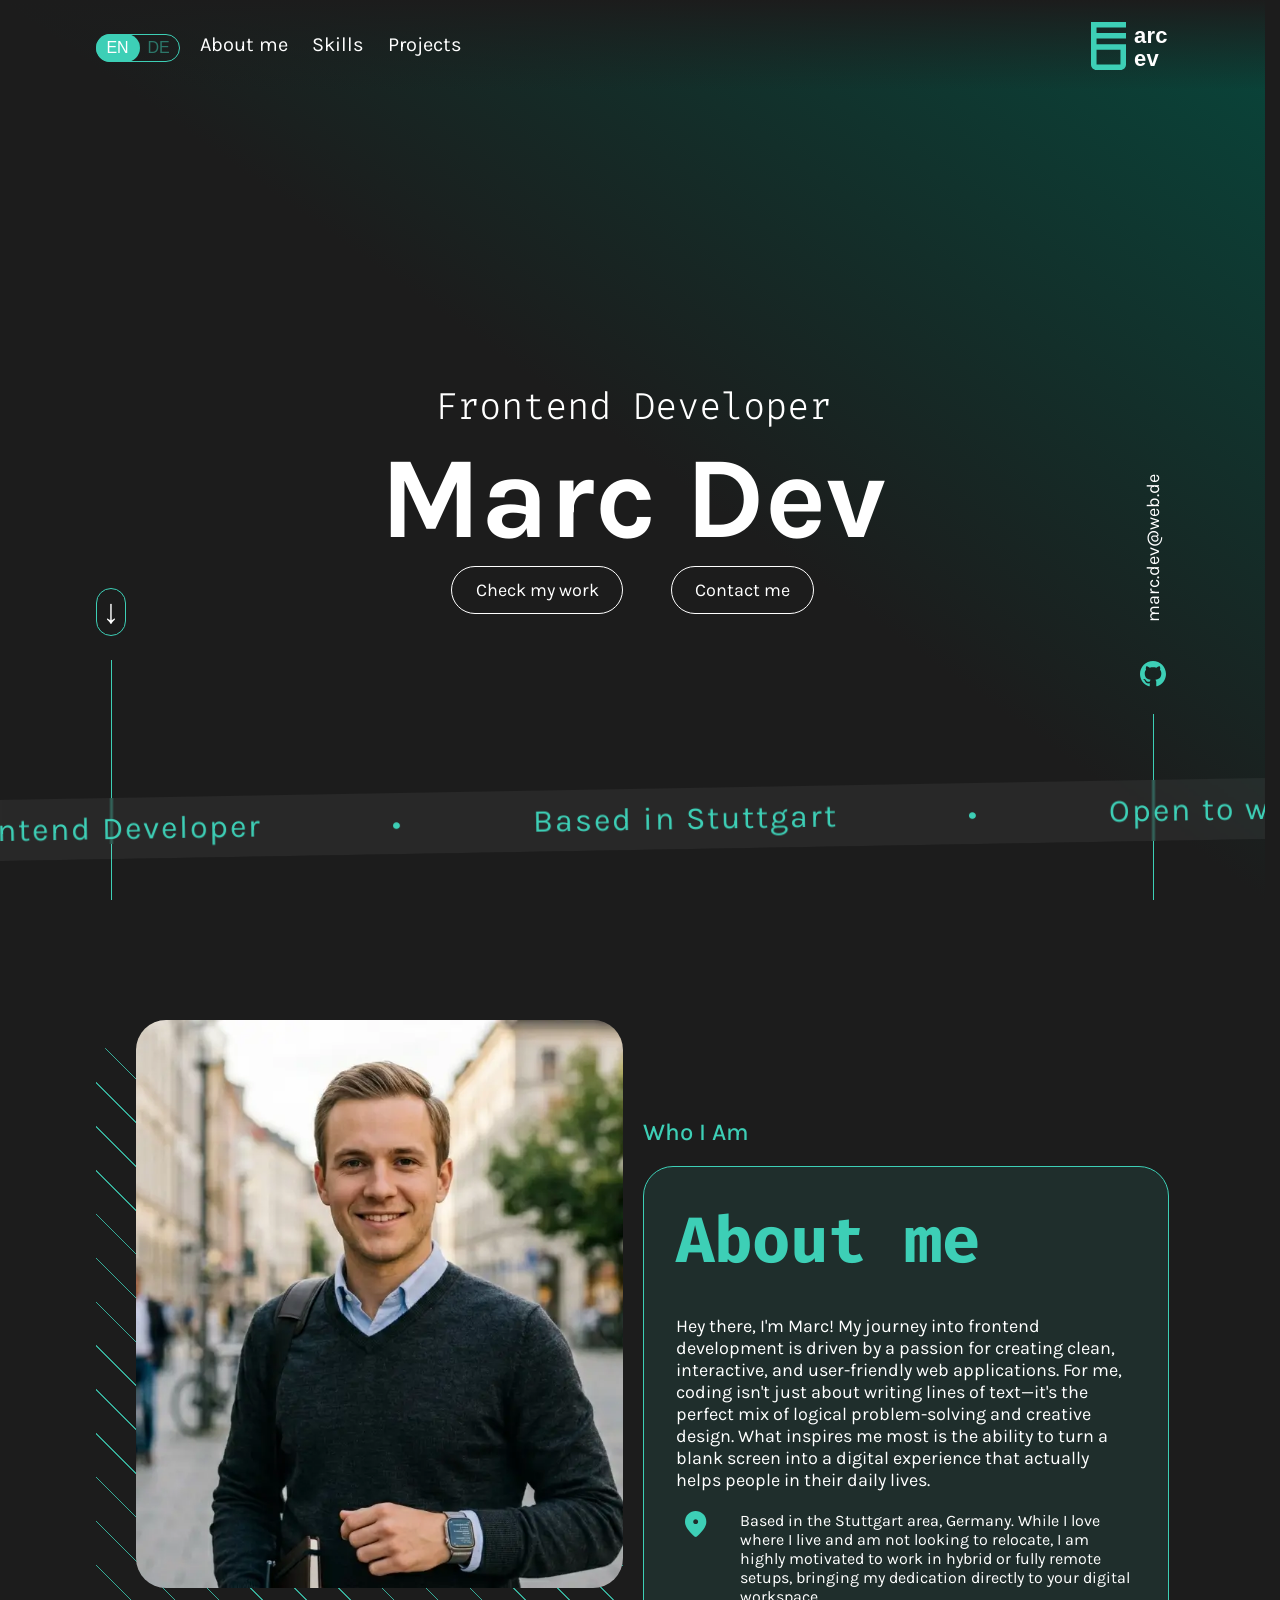
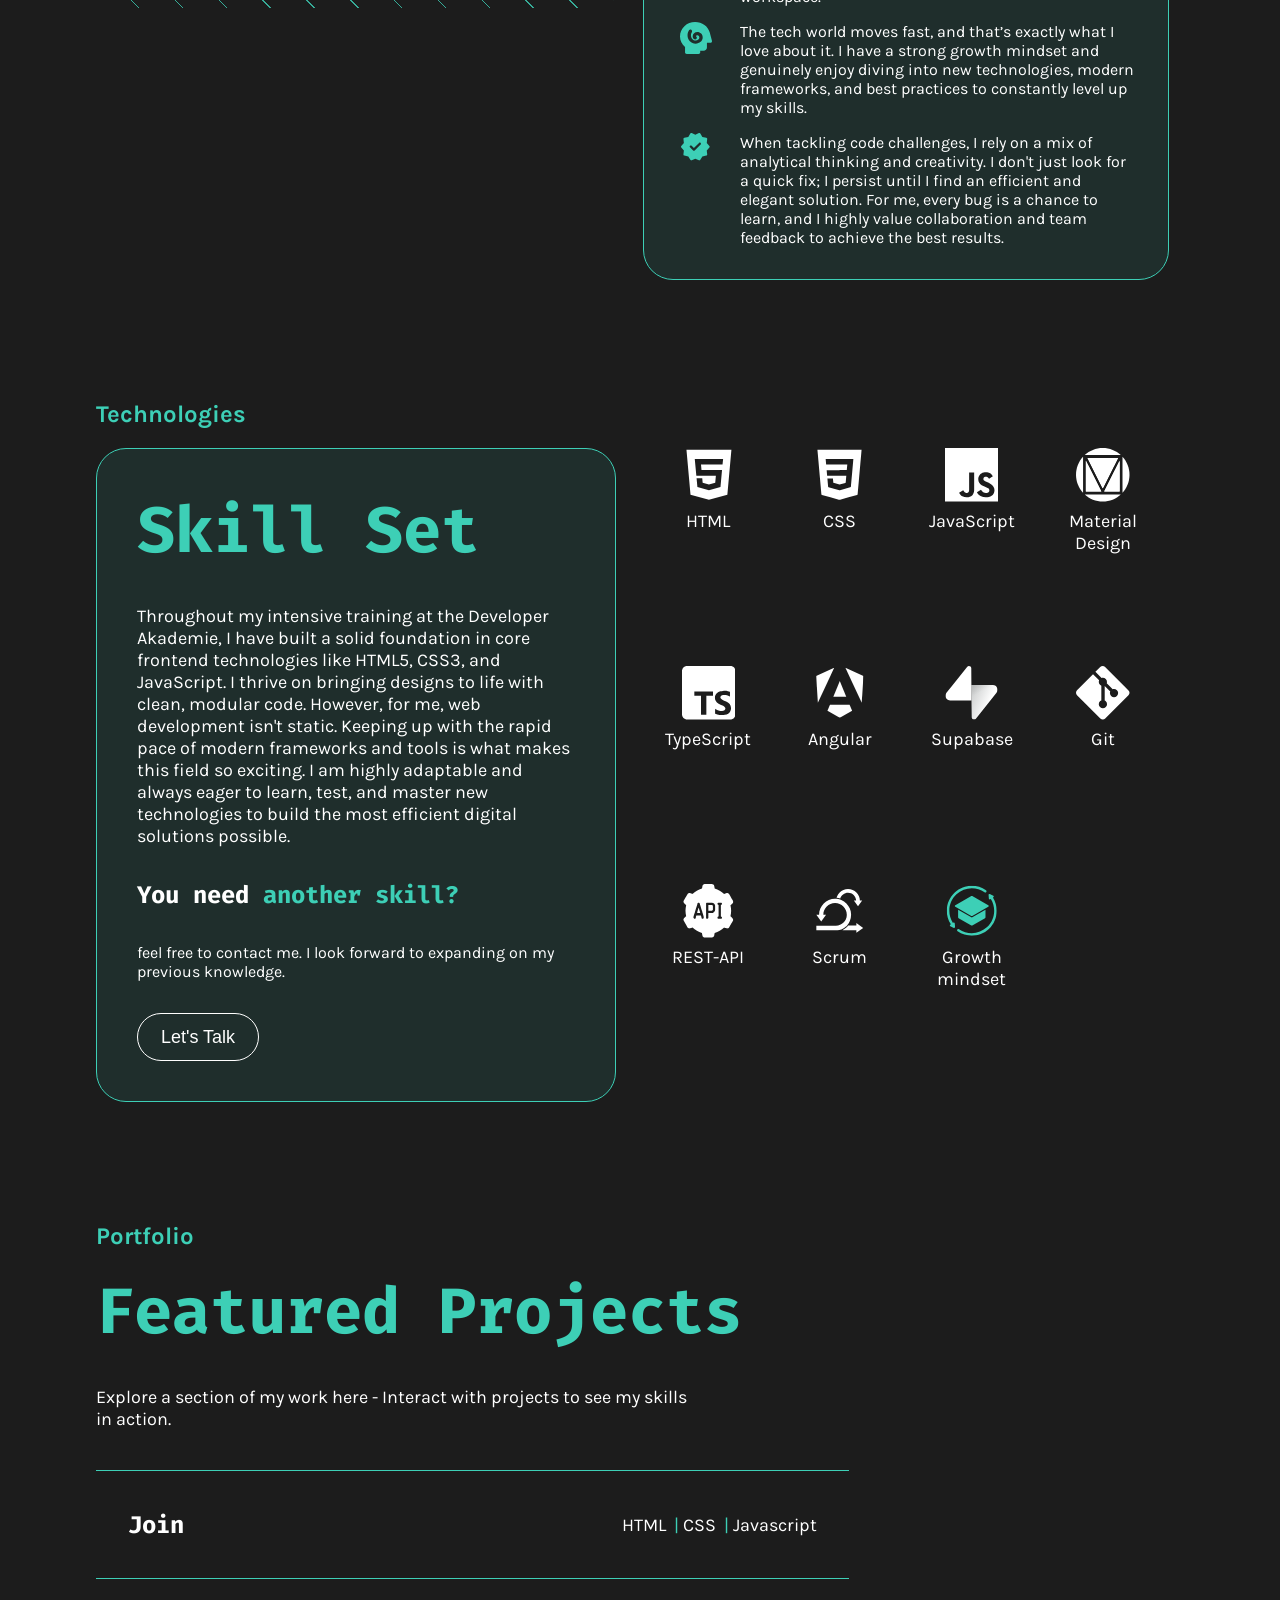
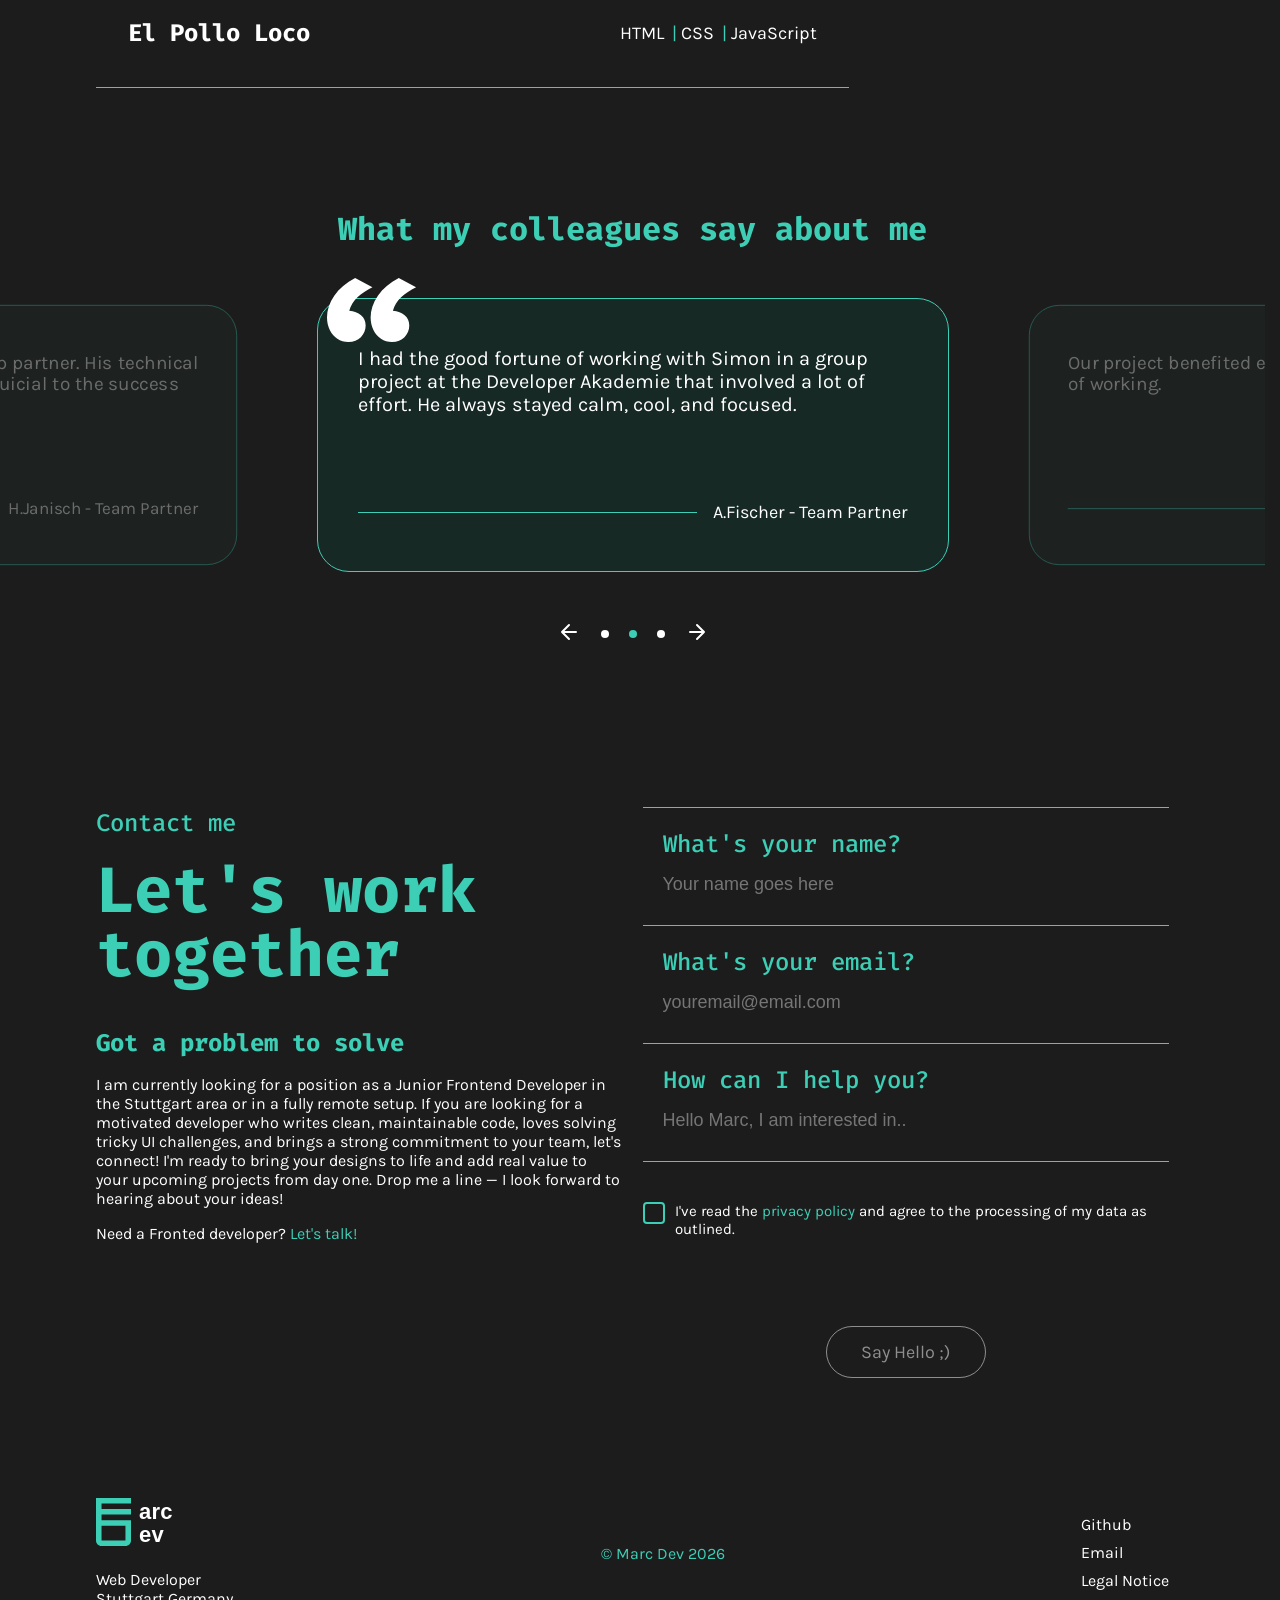
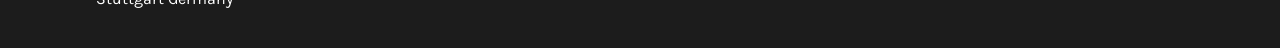
<file: index.html>
<!DOCTYPE html>
<html lang="en">

<head>
    <meta charset="UTF-8">
    <meta name="viewport" content="width=device-width, initial-scale=1.0">
    <title>Marc Dev</title>
    <link rel="icon" type="image/x-icon" href="./img/fav.png">
    <link rel="stylesheet" href="style.css">
</head>

<body>
    <div id="hero_wrapper">
        <header>
            <nav id="container_header" class="container">
                <div id="switch_container">
                    <label class="switch">
                        <input type="checkbox" id="lang-toggle-desktop">
                        <span class="slider">
                            <span class="text-en switch_text">EN</span>
                            <span class="text-de switch_text">DE</span>
                        </span>
                    </label>
                </div>
                <div id="menu_elements">
                    <div>
                        <ul id="menu_list">
                            <li><a href="#about_me" class="nav-link" data-key="nav_about">About me</a></li>
                            <li><a href="#skills" class="nav-link" data-key="nav_skills">Skills</a></li>
                            <li><a href="#portfolio" class="nav-link" data-key="nav_projects">Projects</a></li>
                        </ul>
                    </div>
                    <div>
                        <a href="index.html" class="logo-link" aria-label="Zur Startseite">
                            <svg class="logo-svg" width="78" height="48" viewBox="0 0 78 48" fill="none"
                                xmlns="http://www.w3.org/2000/svg">

                                <path class="logo-icon" fill-rule="evenodd" clip-rule="evenodd"
                                    d="M0 0H35V5.54H5.54V11.08H35V16.62H5.54V22.15H35V42.46C35 45.52 32.52 48 29.46 48H5.54C2.48 48 0 45.52 0 42.46V0ZM29.46 27.69H5.54V42.46H29.46V27.69Z" />

                                <g font-family="'Inter', 'Montserrat', 'Segoe UI', sans-serif" font-weight="700"
                                    font-size="22" letter-spacing="0.2">

                                    <text x="43" y="21" class="logo-text">arc</text>

                                    <text x="43" y="44" class="logo-text">ev</text>
                                </g>

                            </svg>
                        </a>
                    </div>
                </div>
            </nav>
            <div id="mobile_nav">
                <button>
                    <svg width="32" height="22" viewBox="0 0 32 22" fill="none" xmlns="http://www.w3.org/2000/svg">
                        <path
                            d="M0.769 21.077C0.551334 21.077 0.368667 21.0022 0.221 20.8525C0.0736666 20.7032 0 20.518 0 20.297C0 20.076 0.0736666 19.8943 0.221 19.752C0.368667 19.6097 0.551334 19.5385 0.769 19.5385H31.231C31.4487 19.5385 31.6313 19.6133 31.779 19.763C31.9263 19.9123 32 20.0975 32 20.3185C32 20.5395 31.9263 20.7212 31.779 20.8635C31.6313 21.0058 31.4487 21.077 31.231 21.077H0.769ZM0.769 11.3075C0.551334 11.3075 0.368667 11.2328 0.221 11.0835C0.0736666 10.9338 0 10.7485 0 10.5275C0 10.3065 0.0736666 10.1248 0.221 9.9825C0.368667 9.8405 0.551334 9.7695 0.769 9.7695H31.231C31.4487 9.7695 31.6313 9.84417 31.779 9.9935C31.9263 10.1432 32 10.3285 32 10.5495C32 10.7705 31.9263 10.9522 31.779 11.0945C31.6313 11.2365 31.4487 11.3075 31.231 11.3075H0.769ZM0.769 1.5385C0.551334 1.5385 0.368667 1.46367 0.221 1.314C0.0736666 1.16467 0 0.979502 0 0.758502C0 0.537502 0.0736666 0.355834 0.221 0.213501C0.368667 0.0711676 0.551334 0 0.769 0H31.231C31.4487 0 31.6313 0.0748329 31.779 0.2245C31.9263 0.373833 32 0.559002 32 0.780002C32 1.001 31.9263 1.18267 31.779 1.325C31.6313 1.46733 31.4487 1.5385 31.231 1.5385H0.769Z"
                            fill="white" />
                    </svg>
                </button>
            </div>
            <div id="overlay_mobile_nav" class="d_none">
                <ul id="menu_list_mobile">
                    <li><a href="#about_me" class="nav-link" data-key="nav_about">About me</a></li>
                    <li><a href="#skills" class="nav-link" data-key="nav_skills">Skills</a></li>
                    <li><a href="#portfolio" class="nav-link" data-key="nav_projects">Projects</a></li>
                </ul>
                <div id="switch_container_mobile">
                    <label class="switch">
                        <input type="checkbox" id="lang-toggle-mobile">
                        <span class="slider">
                            <span class="text-en switch_text">EN</span>
                            <span class="text-de switch_text">DE</span>
                        </span>
                    </label>
                </div>
            </div>
        </header>
        <main>
            <section id="hero" class="container">
                <h2 data-key="hero_subtitle">Frontend Developer</h2>
                <h1>Marc Dev</h1>
                <div class="hero_btns">
                    <button id="check_work_btn" class="marquee-btn">
                        <div class="marquee-inner">
                            <span data-key="btn_work">Check my work</span>
                            <span data-key="btn_work">Check my work</span>
                        </div>
                    </button>
                    <button id="contact_btn" class="marquee-btn">
                        <div class="marquee-inner">
                            <span data-key="btn_contact">Contact me</span>
                            <span data-key="btn_contact">Contact me</span>
                        </div>
                    </button>
                </div>
            </section>
            <div id="indicator_container">
                <div id="scroll_indicator">
                    <span id="scroll_arrow">↓</span>
                </div>
                <div id="indicator_line"></div>
            </div>
            <div id="socials_container">
                <div id="socials_line"></div>
                <div id="svg_container">


                    <a href="#">
                        <svg id="mail_svg" width="32" height="32" viewBox="0 0 32 32" fill="none"
                            xmlns="http://www.w3.org/2000/svg">
                            <g clip-path="url(#clip0_116436_2092)">
                                <mask id="mask0_116436_2092" style="mask-type:alpha" maskUnits="userSpaceOnUse" x="0"
                                    y="0" width="32" height="32">
                                    <rect width="32" height="32" fill="#D9D9D9" />
                                </mask>
                                <g mask="url(#mask0_116436_2092)">
                                    <path
                                        d="M5.33317 26.6666C4.59984 26.6666 3.97206 26.4055 3.44984 25.8833C2.92762 25.361 2.6665 24.7333 2.6665 23.9999V7.99992C2.6665 7.26659 2.92762 6.63881 3.44984 6.11659C3.97206 5.59436 4.59984 5.33325 5.33317 5.33325H26.6665C27.3998 5.33325 28.0276 5.59436 28.5498 6.11659C29.0721 6.63881 29.3332 7.26659 29.3332 7.99992V23.9999C29.3332 24.7333 29.0721 25.361 28.5498 25.8833C28.0276 26.4055 27.3998 26.6666 26.6665 26.6666H5.33317ZM15.9998 17.0999C16.1109 17.0999 16.2276 17.0833 16.3498 17.0499C16.4721 17.0166 16.5887 16.9666 16.6998 16.8999L26.1332 10.9999C26.3109 10.8888 26.4443 10.7499 26.5332 10.5833C26.6221 10.4166 26.6665 10.2333 26.6665 10.0333C26.6665 9.58881 26.4776 9.25547 26.0998 9.03325C25.7221 8.81103 25.3332 8.82214 24.9332 9.06659L15.9998 14.6666L7.0665 9.06659C6.6665 8.82214 6.27761 8.81659 5.89984 9.04992C5.52206 9.28325 5.33317 9.61103 5.33317 10.0333C5.33317 10.2555 5.37761 10.4499 5.4665 10.6166C5.55539 10.7833 5.68873 10.911 5.8665 10.9999L15.2998 16.8999C15.4109 16.9666 15.5276 17.0166 15.6498 17.0499C15.7721 17.0833 15.8887 17.0999 15.9998 17.0999Z"
                                        fill="#3DCFB6" />
                                </g>
                            </g>
                            <defs>
                                <clipPath id="clip0_116436_2092">
                                    <rect width="32" height="32" fill="white" />
                                </clipPath>
                            </defs>
                        </svg>
                    </a>

                    <!-- <a href="https://de.linkedin.com/" target="_blank">
                        <svg width="32" height="32" viewBox="0 0 32 32" fill="none" xmlns="http://www.w3.org/2000/svg">
                            <path
                                d="M25.0488 3H6.95125C4.76888 3 3 4.76888 3 6.95125V25.0494C3 27.2311 4.76888 29 6.95125 29H25.0488C27.2311 29 29 27.2311 29 25.0494V6.95125C29 4.76888 27.2311 3 25.0488 3ZM13.0012 26.3843H9.66446V15.6506H13.0012V26.3843ZM13.272 12.4667C13.2654 12.5299 13.2564 12.5925 13.2438 12.6551C13.2311 12.7177 13.2161 12.7791 13.1974 12.8399C13.1788 12.9007 13.1577 12.9609 13.133 13.0193C13.1089 13.0782 13.0819 13.1354 13.0518 13.192C13.0217 13.248 12.9892 13.3027 12.9537 13.3557C12.9187 13.4081 12.8808 13.4592 12.8399 13.5086C12.8002 13.5579 12.7574 13.6049 12.7123 13.6494C12.6672 13.6946 12.6202 13.7373 12.5715 13.7776C12.5221 13.8179 12.471 13.8559 12.418 13.8914C12.365 13.9269 12.3109 13.9594 12.2543 13.9895C12.1983 14.019 12.1405 14.046 12.0822 14.0707C12.0238 14.0948 11.9636 14.1165 11.9028 14.1345C11.842 14.1532 11.78 14.1688 11.718 14.1809C11.6554 14.1935 11.5922 14.2031 11.529 14.2091C11.4658 14.2152 11.4026 14.2182 11.3389 14.2182C11.2751 14.2182 11.2119 14.2152 11.1487 14.2091C11.0855 14.2031 11.0223 14.1935 10.9597 14.1809C10.8977 14.1688 10.8363 14.1532 10.7749 14.1345C10.7141 14.1165 10.6545 14.0948 10.5955 14.0707C10.5366 14.046 10.4794 14.019 10.4234 13.9895C10.3674 13.9594 10.3127 13.9269 10.2597 13.8914C10.2067 13.8559 10.1556 13.8179 10.1068 13.7776C10.0575 13.7373 10.0105 13.6946 9.96539 13.6494C9.92025 13.6049 9.87812 13.5579 9.8372 13.5086C9.79747 13.4592 9.75955 13.4081 9.72404 13.3557C9.68853 13.3027 9.65603 13.248 9.62594 13.192C9.59585 13.1354 9.56876 13.0782 9.54469 13.0193C9.52001 12.9609 9.49895 12.9007 9.48029 12.8399C9.46163 12.7791 9.44658 12.7177 9.43395 12.6551C9.42131 12.5925 9.41228 12.5299 9.40626 12.4667C9.39964 12.4036 9.39663 12.3398 9.39663 12.276C9.39663 12.2122 9.39964 12.149 9.40626 12.0858C9.41228 12.0226 9.42131 11.96 9.43395 11.8974C9.44658 11.8354 9.46163 11.7734 9.48029 11.7126C9.49895 11.6518 9.52001 11.5916 9.54469 11.5327C9.56876 11.4743 9.59585 11.4171 9.62594 11.3611C9.65603 11.3045 9.68853 11.2504 9.72404 11.1974C9.75955 11.1444 9.79747 11.0933 9.8372 11.0439C9.87812 10.9952 9.92025 10.9482 9.96539 10.9031C10.0105 10.858 10.0575 10.8152 10.1068 10.7749C10.1556 10.7346 10.2067 10.6967 10.2597 10.6618C10.3127 10.6262 10.3674 10.5931 10.4234 10.563C10.4794 10.533 10.5366 10.5065 10.5955 10.4818C10.6545 10.4571 10.7141 10.4361 10.7749 10.4174C10.8363 10.3993 10.8977 10.3837 10.9597 10.3711C11.0223 10.359 11.0855 10.3494 11.1487 10.3434C11.2119 10.3367 11.2751 10.3337 11.3389 10.3337C11.4026 10.3337 11.4658 10.3367 11.529 10.3434C11.5922 10.3494 11.6554 10.359 11.718 10.3711C11.78 10.3837 11.842 10.3993 11.9028 10.4174C11.9636 10.4361 12.0238 10.4571 12.0822 10.4818C12.1405 10.5065 12.1983 10.533 12.2543 10.563C12.3109 10.5931 12.365 10.6262 12.418 10.6618C12.471 10.6967 12.5221 10.7346 12.5715 10.7749C12.6202 10.8152 12.6672 10.858 12.7123 10.9031C12.7574 10.9482 12.8002 10.9952 12.8399 11.0439C12.8808 11.0933 12.9187 11.1444 12.9537 11.1974C12.9892 11.2504 13.0217 11.3045 13.0518 11.3611C13.0819 11.4171 13.1089 11.4743 13.133 11.5327C13.1577 11.5916 13.1788 11.6518 13.1974 11.7126C13.2161 11.7734 13.2311 11.8354 13.2438 11.8974C13.2564 11.96 13.2654 12.0226 13.272 12.0858C13.2781 12.149 13.2811 12.2128 13.2811 12.276C13.2811 12.3392 13.2781 12.4036 13.272 12.4667ZM25.4773 20.2356V26.3843H22.1514C22.1514 26.3843 22.1405 20.8345 22.1405 20.5191C22.1405 20.2037 21.9937 19.4592 21.9937 19.4592C21.6055 18.1159 20.2519 18.3524 20.2519 18.3524C19.0975 18.3578 18.7304 19.2492 18.7304 19.2492C18.3632 19.9732 18.4132 21.3653 18.4132 21.3653V26.3843H15.0999V15.6506H18.276V17.1318C18.3181 17.118 18.3458 17.0987 18.3458 17.0987C20.2061 14.2723 23.6338 15.8113 23.6338 15.8113C25.7186 16.7623 25.4773 20.2356 25.4773 20.2356Z"
                                fill="#3DCFB6" />
                        </svg>
                    </a> -->
                    <a href="https://github.com/MarcKonDev" target="_blank">
                        <svg width="32" height="32" viewBox="0 0 32 32" fill="none" xmlns="http://www.w3.org/2000/svg">
                            <path fill-rule="evenodd" clip-rule="evenodd"
                                d="M16 3C8.8175 3 3 8.8175 3 16C3 21.7525 6.72125 26.6112 11.8888 28.3337C12.5387 28.4475 12.7825 28.0575 12.7825 27.7162C12.7825 27.4075 12.7663 26.3838 12.7663 25.295C9.5 25.8962 8.655 24.4987 8.395 23.7675C8.24875 23.3937 7.615 22.24 7.0625 21.9312C6.6075 21.6875 5.9575 21.0863 7.04625 21.07C8.07 21.0537 8.80125 22.0125 9.045 22.4025C10.215 24.3687 12.0838 23.8162 12.8313 23.475C12.945 22.63 13.2863 22.0612 13.66 21.7362C10.7675 21.4112 7.745 20.29 7.745 15.3175C7.745 13.9037 8.24875 12.7337 9.0775 11.8237C8.9475 11.4987 8.4925 10.1662 9.2075 8.37875C9.2075 8.37875 10.2962 8.0375 12.7825 9.71125C13.8225 9.41875 14.9275 9.2725 16.0325 9.2725C17.1375 9.2725 18.2425 9.41875 19.2825 9.71125C21.7688 8.02125 22.8575 8.37875 22.8575 8.37875C23.5725 10.1662 23.1175 11.4987 22.9875 11.8237C23.8162 12.7337 24.32 13.8875 24.32 15.3175C24.32 20.3062 21.2812 21.4112 18.3888 21.7362C18.86 22.1425 19.2663 22.9225 19.2663 24.1413C19.2663 25.88 19.25 27.2775 19.25 27.7162C19.25 28.0575 19.4937 28.4638 20.1438 28.3337C25.2788 26.6112 29 21.7362 29 16C29 8.8175 23.1825 3 16 3Z"
                                fill="#3DCFB6" />
                        </svg>
                    </a>
                </div>
                <div id="social_email">
                    <p>marc.dev@web.de</p>
                </div>
            </div>
            <div class="ticker-wrapper">
                <div class="ticker-content">
                    <span data-key="ticker_text">Frontend Developer • Based in Munich • Open to work • Available for
                        remote
                        work •
                    </span>
                    <span data-key="ticker_text">Frontend Developer • Based in Munich • Open to work • Available
                        for
                        remote work •
                    </span>
                </div>
            </div>
    </div>
    <div class="container_content_limit">
        <section id="about_me">
            <div id="about_grid">
                <div id="portrait">
                    <img src="./img/portrait.webp" alt="Portrait">
                </div>
                <div id="who_i_am">
                    <h4 data-key="who_i_am">Who I Am</h4>
                    <div id="about_me_text">
                        <h2 data-key="about_me">About me</h2>
                        <p data-key="i_am_marc">Hey there, I'm Marc! My journey into frontend development is
                            driven by a
                            passion for creating
                            clean, interactive, and user-friendly web applications. For me, coding isn't just
                            about
                            writing lines of text—it's the perfect mix of logical problem-solving and creative
                            design.
                            What inspires me most is the ability to turn a blank screen into a digital
                            experience that
                            actually helps people in their daily lives.</p>
                        <div id="details_container">
                            <div class="detail_items">
                                <div class="detail_icon">
                                    <svg width="22" height="26" viewBox="0 0 22 26" fill="none"
                                        xmlns="http://www.w3.org/2000/svg">
                                        <path
                                            d="M10.661 25.9223C10.3981 25.9223 10.137 25.8779 9.87767 25.789C9.61856 25.7001 9.389 25.5593 9.189 25.3667C8.08522 24.3593 6.98522 23.2779 5.889 22.1223C4.79256 20.9668 3.80922 19.7686 2.939 18.5277C2.06856 17.287 1.36111 16.0241 0.816667 14.739C0.272222 13.4537 0 12.1851 0 10.9333C0 7.6 1.07222 4.94444 3.21667 2.96667C5.36111 0.988889 7.84445 0 10.6667 0C13.4889 0 15.9722 0.988889 18.1167 2.96667C20.2611 4.94444 21.3333 7.6 21.3333 10.9333C21.3333 12.1851 21.0611 13.4537 20.5167 14.739C19.9722 16.0241 19.2648 17.287 18.3943 18.5277C17.5241 19.7686 16.5408 20.9668 15.4443 22.1223C14.3481 23.2779 13.2481 24.3593 12.1443 25.3667C11.9443 25.5593 11.7129 25.7001 11.45 25.789C11.1871 25.8779 10.9241 25.9223 10.661 25.9223ZM10.6687 13.111C11.3413 13.111 11.9166 12.8714 12.3943 12.3923C12.8721 11.9134 13.111 11.3376 13.111 10.6647C13.111 9.992 12.8714 9.41678 12.3923 8.939C11.9134 8.46122 11.3376 8.22233 10.6647 8.22233C9.992 8.22233 9.41678 8.46189 8.939 8.941C8.46122 9.41989 8.22233 9.99578 8.22233 10.6687C8.22233 11.3413 8.46189 11.9166 8.941 12.3943C9.41989 12.8721 9.99578 13.111 10.6687 13.111Z"
                                            fill="#3DCFB6" />
                                    </svg>
                                </div>
                                <div class="detail_text" data-key="based_in">
                                    <p>Where are you based? Would you be open to working remotely or potentially
                                        relocating?</p>
                                </div>
                            </div>
                            <div class="detail_items">
                                <div class="detail_icon">
                                    <svg width="32" height="32" viewBox="0 0 32 32" fill="none"
                                        xmlns="http://www.w3.org/2000/svg">
                                        <path
                                            d="M15.6114 21.64C17.5751 21.64 19.2442 21.04 20.6188 19.84C21.9934 18.64 22.6807 17.1867 22.6807 15.48C22.6807 13.96 22.1687 12.6733 21.1448 11.62C20.1209 10.5667 18.8795 10.04 17.4208 10.04C16.1023 10.04 14.9872 10.44 14.0755 11.24C13.1638 12.04 12.7079 13.0267 12.7079 14.2C12.7079 14.7067 12.7991 15.2067 12.9814 15.7C13.1638 16.1933 13.4794 16.6267 13.9282 17C14.3771 17.3733 14.8259 17.5267 15.2748 17.46C15.7236 17.3933 16.0883 17.2133 16.3688 16.92C16.6493 16.6267 16.8106 16.2733 16.8527 15.86C16.8948 15.4467 16.7195 15.0667 16.3267 14.72C16.2706 14.6667 16.2145 14.6 16.1584 14.52C16.1023 14.44 16.0743 14.3467 16.0743 14.24C16.0743 13.9467 16.2005 13.7133 16.453 13.54C16.7054 13.3667 17.0281 13.28 17.4208 13.28C17.9818 13.28 18.4447 13.5 18.8094 13.94C19.1741 14.38 19.3564 14.9067 19.3564 15.52C19.3564 16.3467 18.9988 17.0467 18.2834 17.62C17.5681 18.1933 16.6914 18.48 15.6535 18.48C14.335 18.48 13.2199 17.9733 12.3082 16.96C11.3965 15.9467 10.9406 14.7067 10.9406 13.24C10.9406 12.7333 11.0037 12.24 11.1299 11.76C11.2562 11.28 11.4455 10.8267 11.698 10.4C11.9224 10 12.0347 9.58 12.0347 9.14C12.0347 8.7 11.8663 8.32 11.5297 8C11.1931 7.68 10.7863 7.52667 10.3094 7.54C9.83251 7.55333 9.46782 7.74667 9.21535 8.12C8.65429 8.86667 8.2335 9.66667 7.95297 10.52C7.67244 11.3733 7.53218 12.2667 7.53218 13.2C7.53218 15.5467 8.31766 17.54 9.88861 19.18C11.4596 20.82 13.3672 21.64 15.6114 21.64ZM6.73267 32C6.25578 32 5.85602 31.8467 5.53342 31.54C5.21081 31.2333 5.0495 30.8533 5.0495 30.4V25.12C3.45049 23.7333 2.20916 22.1133 1.32549 20.26C0.441832 18.4067 0 16.4533 0 14.4C0 10.4 1.47277 7 4.41832 4.2C7.36386 1.4 10.9406 0 15.1485 0C18.6551 0 21.762 0.98 24.4691 2.94C27.1762 4.9 28.9365 7.45333 29.75 10.6L31.9381 18.8C32.0784 19.3067 31.9802 19.7667 31.6436 20.18C31.3069 20.5933 30.8581 20.8 30.297 20.8H26.9307V25.6C26.9307 26.48 26.6011 27.2333 25.9418 27.86C25.2826 28.4867 24.4901 28.8 23.5644 28.8H20.198V30.4C20.198 30.8533 20.0367 31.2333 19.7141 31.54C19.3915 31.8467 18.9917 32 18.5148 32H6.73267Z"
                                            fill="#3DCFB6" />
                                    </svg>
                                </div>
                                <div class="detail_text" data-key="what_i_love">
                                    <p>Show that you are open-minded. Are you enthusiastic about learning new
                                        technologies and continually improving your skills?</p>
                                </div>
                            </div>
                            <div class="detail_items">
                                <div class="detail_icon">
                                    <svg width="29" height="28" viewBox="0 0 29 28" fill="none"
                                        xmlns="http://www.w3.org/2000/svg">
                                        <path
                                            d="M12.9 15.059L10.6333 12.7367C10.4187 12.5072 10.1539 12.3924 9.839 12.3924C9.52411 12.3924 9.24822 12.5035 9.01133 12.7257C8.78156 12.9553 8.66667 13.2293 8.66667 13.5477C8.66667 13.8664 8.78156 14.1405 9.01133 14.37L12.1223 17.459C12.3446 17.6813 12.6038 17.7924 12.9 17.7924C13.1964 17.7924 13.4558 17.6813 13.678 17.459L19.6333 11.5257C19.8556 11.3035 19.9649 11.0368 19.9613 10.7257C19.9576 10.4146 19.8409 10.1479 19.6113 9.92571C19.3891 9.71816 19.1242 9.61627 18.8167 9.62005C18.5093 9.62383 18.252 9.72938 18.0447 9.93671L12.9 15.059ZM9.32233 26.8367L7.3 23.3924L3.32233 22.57C3.04833 22.5183 2.82244 22.3719 2.64467 22.131C2.46689 21.8904 2.40022 21.633 2.44467 21.359L2.878 17.4367L0.289 14.4367C0.0963333 14.2367 0 13.9923 0 13.7034C0 13.4145 0.0963333 13.17 0.289 12.97L2.878 9.99238L2.44467 6.07005C2.40022 5.79605 2.46689 5.5386 2.64467 5.29771C2.82244 5.05705 3.04833 4.91082 3.32233 4.85905L7.3 4.03671L9.32233 0.570047C9.47055 0.325603 9.678 0.157048 9.94467 0.0643808C10.2113 -0.0280636 10.478 -0.0150642 10.7447 0.10338L14.3223 1.72571L17.9 0.10338C18.1667 -0.0150642 18.4333 -0.0317308 18.7 0.0533803C18.9667 0.138491 19.1741 0.30327 19.3223 0.547714L21.3667 4.03671L25.3223 4.85905C25.5963 4.91082 25.8222 5.05705 26 5.29771C26.1778 5.5386 26.2444 5.79605 26.2 6.07005L25.7667 9.99238L28.3557 12.97C28.5483 13.17 28.6447 13.4145 28.6447 13.7034C28.6447 13.9923 28.5483 14.2367 28.3557 14.4367L25.7667 17.4367L26.2 21.359C26.2444 21.633 26.1778 21.8904 26 22.131C25.8222 22.3719 25.5963 22.5183 25.3223 22.57L21.3667 23.3924L19.3223 26.859C19.1741 27.1035 18.9667 27.2683 18.7 27.3534C18.4333 27.4385 18.1667 27.4218 17.9 27.3034L14.3223 25.681L10.7447 27.3034C10.478 27.4218 10.2113 27.4348 9.94467 27.3424C9.678 27.2497 9.47055 27.0812 9.32233 26.8367Z"
                                            fill="#3DCFB6" />
                                    </svg>
                                </div>
                                <div class="detail_text" data-key="brief_description">
                                    <p>A brief description of your problem-solving approach.
                                        Do you learn from each challenge as you search for the most efficient or
                                        elegant
                                        solution? You can include some keywords like: analytical thinking,
                                        creativity,
                                        persistence and collaboration.
                                    </p>
                                </div>
                            </div>
                        </div>
                    </div>
                </div>
            </div>
        </section>
    </div>
    <div class="container_content_limit">
        <section id="skills">
            <div id="skills_grid">
                <div id="skillset_wrapper">
                    <h4 data-key="technologies">Technologies</h4>
                    <div id="skillset">
                        <h2 data-key="skillset">Skill Set</h2>
                        <div id="skillset_text">
                            <p id="text_18" data-key="short_intro">A short introduction of your skills.
                                Highlight your
                                experience of using
                                different
                                front-end
                                technologies and emphasise your opennes to learning and adapting to new
                                technologies.
                                Show
                                how important it is for you to keep up with the rapid changes in web
                                development.</p>
                            <h3><span data-key="you_need">You need</span> <span data-key="another_skill">another
                                    skill?</span></h3>
                            <p id="text_16" data-key="feel_free">feel free to contact me. I look forward to
                                expanding on
                                my previous
                                knowledge.</p>
                        </div>
                        <div>
                            <button id="skillset_btn">
                                <div id="skillset_marquee">
                                    <span data-key="lets_talk">Let's Talk</span>
                                    <span data-key="lets_talk">Let's Talk</span>
                                </div>
                            </button>
                        </div>
                    </div>
                </div>
                <div id="svg_grid">
                    <div class="svg_divs">
                        <svg width="60" height="60" viewBox="0 0 60 60" fill="none" xmlns="http://www.w3.org/2000/svg">
                            <path
                                d="M30.2 47.2984L43.136 43.7816L44.8804 24.8032H21.8728L21.3016 18.492H45.4544L46.09 12.3012H14.31L16.0908 30.9996H37.9868L37.256 39.0244L30.2 40.892L23.144 39.0244L22.7016 33.8612H16.3456L17.2668 43.7844L30.2 47.2984ZM5 2H55.4L50.8556 52.4L30.2 58L9.5444 52.4L5 2Z"
                                fill="white" />
                        </svg>
                        <p>HTML</p>
                    </div>
                    <div class="svg_divs">
                        <svg width="60" height="60" viewBox="0 0 60 60" fill="none" xmlns="http://www.w3.org/2000/svg">
                            <path
                                d="M5.00439 2.00987C5.00439 2.22696 4.99451 2.37497 5.00439 2.52299C5.37968 6.62797 5.75497 10.7329 6.12039 14.8478C6.63394 20.6698 7.13762 26.4917 7.65118 32.3038C8.23386 38.8362 8.82643 45.3588 9.38937 51.8913C9.42887 52.3649 9.59676 52.5721 10.0412 52.6905C16.3619 54.4273 22.6628 56.1739 28.9835 57.9007C29.4082 58.0191 29.9217 58.0388 30.3464 57.9204C36.6868 56.1837 43.0174 54.4174 49.3578 52.6708C49.8418 52.5327 50.0096 52.3156 50.0491 51.8222C50.2467 49.3553 50.4837 46.8785 50.701 44.4115C51.0664 40.3263 51.4219 36.241 51.7873 32.1558C52.212 27.3601 52.6466 22.5742 53.0712 17.7785C53.3873 14.2064 53.723 10.6441 54.0391 7.07201C54.1872 5.3945 54.3156 3.71699 54.4539 2H5.00439V2.00987ZM44.9136 16.2589C44.5877 19.8705 44.2618 23.4919 43.9359 27.1035C43.5606 31.2578 43.1853 35.4121 42.81 39.5566C42.7014 40.7506 42.5433 41.9446 42.5137 43.1484C42.494 43.7898 42.2174 43.9576 41.6841 44.1056C37.872 45.1319 34.0697 46.1877 30.2674 47.2337C30.0995 47.283 29.9415 47.3422 29.7736 47.3916C29.7143 47.362 29.6551 47.3422 29.5859 47.3126C25.517 46.2074 21.448 45.0924 17.3791 43.9675C17.2112 43.9181 16.9939 43.6517 16.9742 43.4642C16.6878 40.3855 16.431 37.3067 16.1545 34.1688H22.3665C22.4752 35.4023 22.5937 36.6555 22.6924 37.9185C22.7813 39.0829 22.7714 39.0829 23.8677 39.379C25.833 39.902 27.8082 40.4151 29.7736 40.9282L29.7538 40.8789C31.9068 40.3065 34.0598 39.7441 36.2128 39.1323C36.4103 39.0731 36.6374 38.7573 36.6671 38.5402C36.7955 37.5929 36.8646 36.6357 36.9436 35.6884C37.072 34.1589 37.2004 32.6294 37.3386 31.0309H29.7538L29.7736 30.9914C29.7242 30.9914 29.6649 30.9914 29.6156 30.9914H15.8681C15.6804 28.9488 15.5027 26.9259 15.315 24.8438H29.6254C29.6748 24.8438 29.7341 24.8438 29.7835 24.8438L29.7637 24.8043H37.8917C38.0793 22.6828 38.267 20.6105 38.4546 18.4988H29.7538L29.7736 18.4594C29.7242 18.4594 29.6649 18.4594 29.6156 18.4594C24.7467 18.4692 19.8778 18.4692 15.0088 18.4791C14.9397 18.4791 14.8706 18.4495 14.7422 18.41C14.5644 16.397 14.3768 14.384 14.199 12.3118H29.6156C29.6649 12.3118 29.7242 12.3118 29.7736 12.3118L29.7538 12.2723H45.2395C45.1309 13.6538 45.0222 14.9563 44.9136 16.2589Z"
                                fill="white" />
                        </svg>
                        <p>CSS</p>
                    </div>
                    <div class="svg_divs">
                        <svg width="56" height="56" viewBox="0 0 56 56" fill="none" xmlns="http://www.w3.org/2000/svg">
                            <path
                                d="M0 0C18.6793 0 37.3207 0 56 0C56 18.6793 56 37.3585 56 56C37.3585 56 18.6793 56 0 56C0 37.2829 0 18.6415 0 0ZM50.1013 29.6448C48.9669 27.603 47.4166 26.2039 45.1857 25.7124C43.5976 25.3342 42.0094 25.3342 40.4213 25.6745C35.2789 26.7333 33.0858 32.9345 36.4132 37.056C37.5854 38.4929 39.1357 39.3626 40.7616 40.1188C42.1985 40.7995 43.6732 41.4423 45.1101 42.1607C46.0932 42.6523 46.5091 43.5598 46.3957 44.6563C46.2822 45.7529 45.526 46.3579 44.5807 46.6982C42.4632 47.4544 40.0054 46.7738 38.5685 44.9966C38.266 44.6185 37.9635 44.2026 37.661 43.7866C36.2242 44.6185 34.8251 45.4126 33.4261 46.2444C34.2957 47.946 35.5057 49.3072 37.1695 50.2147C40.0054 51.765 42.9926 51.9919 46.0554 51.2356C48.0594 50.7441 49.761 49.7232 50.8197 47.8704C52.7859 44.3538 51.6516 39.9676 48.1729 37.8123C46.6225 36.867 44.8832 36.2242 43.2573 35.3923C42.4632 34.9764 41.6313 34.5982 40.9507 34.0689C39.7407 33.0858 39.9676 31.1195 41.3288 30.3633C42.6523 29.607 44.5051 30.0608 45.526 31.3842C45.7529 31.6489 45.9041 31.9514 46.131 32.2539C47.4166 31.3842 48.74 30.5145 50.1013 29.6448ZM14.7468 46.8116C15.503 48.4375 16.5996 49.7232 18.1499 50.555C20.1539 51.6516 22.3471 51.8406 24.578 51.5003C26.582 51.1978 28.2458 50.2903 29.3423 48.4753C30.2498 46.9629 30.5145 45.2991 30.5145 43.5219C30.5145 37.7745 30.5145 32.027 30.5145 26.2795C30.5145 26.1283 30.5145 25.9392 30.5145 25.7502C28.7373 25.7502 27.0358 25.7502 25.2586 25.7502C25.2586 25.977 25.2586 26.1661 25.2586 26.393C25.2586 32.0648 25.2586 37.6988 25.2586 43.3707C25.2586 43.9001 25.2208 44.4673 25.1452 44.9966C24.9939 45.8663 24.5402 46.5091 23.6705 46.7738C22.0446 47.2654 20.7211 46.7738 19.7758 45.3747C19.549 44.9966 19.3221 44.6185 19.0574 44.2404C17.5827 45.1101 16.1837 45.9419 14.7468 46.8116Z"
                                fill="white" />
                        </svg>
                        <p>JavaScript</p>
                    </div>
                    <div class="svg_divs">
                        <svg width="56" height="56" viewBox="0 0 56 56" fill="none" xmlns="http://www.w3.org/2000/svg">
                            <path
                                d="M7.37333 9.14673V46.9467C2.8 41.9067 0 35.2801 0 28.0001C0 20.7201 2.8 14.0934 7.37333 9.14673Z"
                                fill="white" />
                            <path d="M10.3601 13.2534L26.5068 45.6401H10.3601V13.2534Z" fill="white" />
                            <path d="M28 42.0001L12.1333 10.3601H43.8666L28 42.0001Z" fill="white" />
                            <path
                                d="M28.0001 0C35.2801 0 41.9067 2.8 46.8534 7.37333H9.14673C14.0934 2.8 20.7201 0 28.0001 0Z"
                                fill="white" />
                            <path d="M45.6401 45.6401H29.4934L45.6401 13.2534V45.6401Z" fill="white" />
                            <path
                                d="M46.8534 48.6267C41.9067 53.2 35.2801 56 28.0001 56C20.7201 56 14.0934 53.2 9.14673 48.6267H46.8534Z"
                                fill="white" />
                            <path
                                d="M48.6267 46.8534V9.14673C53.2 14.0934 56 20.7201 56 28.0001C56 35.2801 53.2 41.9067 48.6267 46.8534Z"
                                fill="white" />
                            <path d="M10.3601 13.2534L26.5068 45.6401H10.3601V13.2534Z" fill="white" />
                            <path d="M28.0002 42.0001L12.1335 10.3601H43.8669L28.0002 42.0001Z" fill="white" />
                            <path d="M29.4934 45.6401L45.6401 13.2534V45.6401H29.4934Z" fill="white" />
                            <path d="M12.1333 10.3601H43.8666L28 42.0001L12.1333 10.3601Z" fill="white" />
                        </svg>
                        <p>Material Design</p>
                    </div>
                    <div class="svg_divs">
                        <svg width="56" height="56" viewBox="0 0 56 56" fill="none" xmlns="http://www.w3.org/2000/svg">
                            <path
                                d="M55.8981 4.45657C55.4907 2.31742 53.8354 0.585721 51.7217 0.127331C51.6198 0.101864 51.518 0.101864 51.3906 0.0763984C51.3652 0.0763984 51.3397 0.0254661 51.3142 0H4.60937C4.5839 0.0254661 4.55844 0.0763984 4.5075 0.0763984C2.39382 0.432924 0.611187 2.11369 0.127331 4.25284C0.101864 4.32924 0.0509322 4.4311 0 4.53297V51.3652C0.0254661 51.4161 0.0763984 51.4416 0.0763984 51.4925C0.585721 53.8354 2.01182 55.2869 4.32924 55.8727C4.40564 55.8981 4.45657 55.9491 4.5075 56H51.3906C51.4416 55.9745 51.467 55.9236 51.518 55.8981C53.8354 55.3633 55.2615 53.9627 55.8472 51.6453C55.8727 51.5689 55.8472 51.467 55.8727 51.3906C55.8727 51.3652 55.9236 51.3397 55.9491 51.3142V4.60937C55.9491 4.55844 55.8981 4.53297 55.8981 4.45657ZM32.4693 31.0432H32.1892C30.0755 31.0432 27.9363 31.0432 25.8226 31.0432C25.7208 31.0432 25.6189 31.0432 25.5171 31.0432C25.5171 31.0687 25.4916 31.0687 25.4916 31.0941C25.4916 31.196 25.4916 31.2979 25.4916 31.3997V51.0341H19.9145V31.0687H12.9113V26.6121H32.4438V31.0432H32.4693ZM51.2633 44.362C51.2124 45.2278 51.085 46.0682 50.7285 46.8831C50.6267 47.1378 50.5503 47.367 50.4229 47.6216C49.9645 48.5894 49.2006 49.2769 48.3092 49.8372C47.2906 50.4739 46.1701 50.8304 44.9986 51.0596C43.6999 51.3142 42.4011 51.3906 41.0769 51.3397C40.4402 51.3142 39.8036 51.3142 39.1669 51.2378C37.6644 51.0596 36.1874 50.7285 34.8122 50.0664C34.7358 50.0409 34.6339 49.9136 34.6339 49.8372C34.6339 48.1819 34.6339 46.5266 34.6339 44.8713C34.6339 44.8458 34.6339 44.8204 34.6339 44.7694C35.0414 45.0496 35.4488 45.3297 35.8563 45.5589C36.8495 46.1446 37.9445 46.5521 39.065 46.8067C40.0327 47.0359 41.0005 47.0614 41.9682 47.0105C42.7067 46.985 43.4452 46.8067 44.1073 46.4757C44.693 46.1701 45.1769 45.7626 45.3042 45.075C45.4316 44.4638 45.3806 43.8527 45.0241 43.3179C44.5148 42.5539 43.8017 42.07 43.0123 41.6626C42.121 41.2296 41.2297 40.8477 40.3129 40.4402C38.9632 39.829 37.6389 39.1669 36.5439 38.1483C35.6526 37.3079 34.9905 36.3147 34.6849 35.1178C34.5066 34.4047 34.4557 33.6917 34.4811 32.9786C34.5066 31.2215 35.1432 29.719 36.3911 28.4711C37.4097 27.4525 38.6576 26.8413 40.0327 26.4848C40.975 26.2556 41.9172 26.0773 42.8849 26.0518C43.5725 26.0518 44.2601 25.9754 44.9222 26.0009C45.9664 26.0264 46.985 26.0773 48.0036 26.332C48.6658 26.5102 49.3533 26.6885 50.0155 26.8413C50.1428 26.8668 50.1937 26.9432 50.1937 27.096C50.1937 28.6749 50.1937 30.2792 50.1937 31.8581C50.1937 31.909 50.1937 31.96 50.1683 32.0364C49.9645 31.909 49.7863 31.8072 49.608 31.7053C48.7931 31.2469 47.9272 30.9413 47.0359 30.7121C46.0428 30.4829 45.0496 30.3301 44.0309 30.3556C43.3433 30.3811 42.6303 30.4829 41.9936 30.7121C41.2042 30.9923 40.5675 31.4507 40.2874 32.291C40.0582 32.9532 40.2365 33.5134 40.6439 34.0482C41.1533 34.7103 41.8408 35.1687 42.5794 35.5252C43.5725 36.0091 44.5912 36.4166 45.5589 36.8749C46.6794 37.4097 47.7999 37.9445 48.7422 38.734C49.5571 39.4216 50.2956 40.1855 50.7031 41.2042C50.9322 41.8154 51.136 42.452 51.136 43.1396C51.2378 43.5471 51.2888 43.9545 51.2633 44.362Z"
                                fill="white" />
                        </svg>
                        <p>TypeScript</p>
                    </div>
                    <div class="svg_divs">
                        <svg width="60" height="60" viewBox="0 0 60 60" fill="none" xmlns="http://www.w3.org/2000/svg">
                            <g clip-path="url(#clip0_112856_93)">
                                <path d="M56.54 11.3304L54.638 41.3316L36.3328 2L56.54 11.3304Z" fill="white" />
                                <path
                                    d="M43.8686 50.1317L30.041 58L16.2115 50.1317L19.0274 43.3318H41.0527L43.8686 50.1317Z"
                                    fill="white" />
                                <path d="M30.041 16.9236L37.2819 34.5063H22.7982L30.041 16.9236Z" fill="white" />
                                <path d="M5.44399 41.3316L3.54004 11.3304L23.7492 2L5.44399 41.3316Z" fill="white" />
                            </g>
                            <defs>
                                <clipPath id="clip0_112856_93">
                                    <rect width="53" height="56" fill="white" transform="translate(3.54004 2)" />
                                </clipPath>
                            </defs>
                        </svg>
                        <p>Angular</p>
                    </div>
                    <div class="svg_divs">
                        <svg width="59" height="60" viewBox="0 0 59 60" fill="none" xmlns="http://www.w3.org/2000/svg">
                            <g clip-path="url(#clip0_112856_17)">
                                <path
                                    d="M34.1357 59.003C32.6026 60.9327 29.4935 59.8767 29.456 57.4109L28.9146 21.3616H53.1547C57.5449 21.3616 59.9947 26.4326 57.2662 29.8687L34.1357 59.003Z"
                                    fill="url(#paint0_linear_112856_17)" />
                                <path
                                    d="M34.1357 59.003C32.6026 60.9327 29.4935 59.8767 29.456 57.4109L28.9146 21.3616H53.1547C57.5449 21.3616 59.9947 26.4326 57.2662 29.8687L34.1357 59.003Z"
                                    fill="url(#paint1_linear_112856_17)" fill-opacity="0.2" />
                                <path
                                    d="M24.2773 0.997011C25.8104 -0.932767 28.9195 0.12325 28.957 2.58908L29.1929 38.6384H5.25827C0.868028 38.6384 -1.58172 33.5674 1.14677 30.1313L24.2773 0.997011Z"
                                    fill="white" />
                            </g>
                            <defs>
                                <linearGradient id="paint0_linear_112856_17" x1="26.9741" y1="34.0016" x2="48.5179"
                                    y2="43.034" gradientUnits="userSpaceOnUse">
                                    <stop stop-color="#CCCECE" />
                                    <stop offset="1" stop-color="white" />
                                </linearGradient>
                                <linearGradient id="paint1_linear_112856_17" x1="28.0033" y1="11.6912" x2="37.8291"
                                    y2="30.1849" gradientUnits="userSpaceOnUse">
                                    <stop />
                                    <stop offset="1" stop-opacity="0" />
                                </linearGradient>
                                <clipPath id="clip0_112856_17">
                                    <rect width="58.4187" height="60" fill="white" />
                                </clipPath>
                            </defs>
                        </svg>
                        <p>Supabase</p>
                    </div>
                    <div class="svg_divs">
                        <svg width="56" height="56" viewBox="0 0 56 56" fill="none" xmlns="http://www.w3.org/2000/svg">
                            <path
                                d="M54.9494 25.5334L30.4666 1.05057C29.0658 -0.35019 26.7515 -0.35019 25.3507 1.05057L20.2958 6.10549L26.7515 12.5612C28.2741 12.074 29.9793 12.3785 31.1365 13.5965C32.3545 14.8146 32.6591 16.5198 32.1718 18.0424L38.3839 24.2545C39.9065 23.7673 41.6118 24.0718 42.8298 25.2898C44.5351 26.9342 44.5351 29.6748 42.8298 31.3801C41.1245 33.0854 38.4448 33.0854 36.7395 31.3801C35.4606 30.1011 35.1561 28.2741 35.826 26.6906L30.0402 20.9048V36.1305C30.4666 36.3132 30.832 36.6177 31.1974 36.9222C32.9027 38.5666 32.9027 41.3072 31.1974 43.0125C29.4921 44.6569 26.8124 44.6569 25.1071 43.0125C23.4019 41.3072 23.4019 38.6275 25.1071 36.9222C25.5334 36.4959 26.0207 36.1914 26.5079 36.0087V20.6003C26.0207 20.4176 25.5334 20.0522 25.1071 19.6868C23.8282 18.4078 23.5237 16.5808 24.1936 14.9973L17.7988 8.6634L1.05057 25.4116C-0.35019 26.8124 -0.35019 29.1267 1.05057 30.5275L25.4725 54.9494C26.8733 56.3502 29.1876 56.3502 30.5884 54.9494L54.8885 30.6493C56.3502 29.1876 56.3502 26.9342 54.9494 25.5334Z"
                                fill="white" />
                        </svg>
                        <p>Git</p>
                    </div>
                    <div class="svg_divs">
                        <svg width="53" height="56" viewBox="0 0 53 56" fill="none" xmlns="http://www.w3.org/2000/svg">
                            <path
                                d="M19.3571 51.2323C15.6425 50.1709 12.3757 48.2166 9.52346 45.4874C8.62799 45.8075 7.71593 46.1276 6.78729 46.4308C6.35614 46.5656 5.92498 46.515 5.47724 46.3466C4.68127 46.0433 4.20036 45.4537 3.85212 44.7292C3.37122 43.769 2.75765 42.8929 2.27675 41.9326C1.8456 41.0397 1.21545 40.2647 0.850624 39.3381C0.668212 38.8833 0.187309 38.58 0.187309 38.0072C-0.243846 37.2996 0.170726 36.6763 0.419469 36.0529C0.4858 35.8845 0.568715 35.6655 0.717961 35.5981C1.31494 35.3285 1.61344 34.722 2.11092 34.3514C2.34308 34.1829 2.59182 33.9976 2.85715 33.7954C2.47574 31.858 2.14409 29.9206 2.14409 27.9326C2.14409 25.9615 2.49233 24.0578 2.85715 22.1709C2.21042 21.5644 1.61344 20.9747 0.983286 20.4188C0.336555 19.846 -0.0448513 19.1384 0.038063 18.3971C0.0878117 17.9928 0.203892 17.5548 0.402886 17.2178C1.01645 16.2238 1.58027 15.1793 2.17725 14.1685C2.65816 13.3598 3.07273 12.5174 3.60338 11.7256C3.88529 11.3213 4.05112 10.8496 4.33303 10.4284C4.88026 9.63658 5.97473 9.2491 6.8702 9.51865C7.66618 9.75451 8.41241 10.1083 9.22497 10.2599C9.30789 10.2768 9.37422 10.3947 9.45713 10.4789C12.326 7.76655 15.5928 5.82912 19.3405 4.70036C19.4898 4.24549 19.5229 3.75692 19.7053 3.2852C19.838 2.93141 19.8048 2.49338 19.8712 2.1059C20.0536 1.09507 20.6672 0.505415 21.546 0.202166C21.8611 0.101083 22.1762 0 22.5576 0C24.8792 0.0336943 27.2008 0.0336943 29.5224 0C30.1857 0 30.7495 0.269555 31.2802 0.572804C31.7611 0.825511 32.0264 1.36462 32.1591 1.87004C32.3912 2.79663 32.5239 3.74007 32.7063 4.71721C36.4375 5.79543 39.7043 7.73285 42.5565 10.4621C43.452 10.142 44.3641 9.8219 45.2927 9.51865C45.7239 9.38387 46.155 9.43442 46.6028 9.60289C47.3987 9.90614 47.8796 10.4958 48.2279 11.2202C48.7088 12.1805 49.3223 13.0566 49.8032 14.0168C50.2344 14.9097 50.8646 15.6847 51.2294 16.6113C51.4118 17.0662 51.8927 17.3694 51.8927 17.9422C52.3238 18.6498 51.9093 19.2732 51.6605 19.8965C51.5942 20.065 51.5113 20.284 51.362 20.3514C50.7651 20.6209 50.4666 21.2274 49.9691 21.5981C49.7369 21.7665 49.4882 21.9519 49.2228 22.154C49.6043 24.0915 49.9359 26.0289 49.9359 28.0168C49.9359 29.988 49.6374 31.8917 49.2228 33.7786C49.8696 34.3851 50.4666 34.9747 51.0967 35.5307C51.7434 36.1035 52.1248 36.8111 52.0419 37.5523C51.9922 37.9567 51.8927 38.3947 51.6771 38.7316C51.0801 39.7088 50.5163 40.7196 49.9359 41.7136C49.2063 42.9434 48.6093 44.2744 47.7636 45.4368C47.6143 46.077 47.0173 46.1276 46.5862 46.3634C46.1219 46.6161 45.6575 46.5487 45.1435 46.3971C44.3806 46.1781 43.651 45.7906 42.855 45.6895C42.7721 45.6727 42.7058 45.5548 42.6229 45.4705C39.754 48.2166 36.5038 50.1709 32.7063 51.2659C32.5239 52.1757 32.3581 53.1191 32.1591 54.0457C31.9601 54.9555 31.3631 55.5283 30.5174 55.7978C30.2023 55.8989 29.8706 56 29.5058 56C27.1842 55.9663 24.8626 55.9663 22.541 56C21.8777 56 21.3139 55.7304 20.7832 55.4272C20.3023 55.1745 20.0204 54.6354 19.9209 54.13C19.7385 53.136 19.5561 52.2094 19.3571 51.2323ZM20.435 36.3899C20.7666 36.2046 21.1481 36.0866 21.1646 35.6823C21.1978 35.0758 21.2807 34.4525 21.1481 33.8797C20.9159 32.9025 20.5013 31.9591 20.2526 30.9819C20.0868 30.3586 19.7219 29.769 19.7385 29.0951C19.2079 27.7641 18.8762 26.3658 18.4285 25.0181C18.0636 23.9061 17.7983 22.7605 17.4003 21.6655C17.1847 21.059 17.135 20.3851 16.737 19.846C16.7038 19.7954 16.6873 19.7617 16.6873 19.7617C16.2395 19.4585 15.7752 19.5596 15.3772 19.5596C15.1451 19.7786 14.9461 19.9639 14.7636 20.1324C14.7471 20.6715 14.3657 21.0927 14.432 21.6149C13.8516 22.929 13.6028 24.3442 13.1219 25.6919C12.8732 26.3827 12.724 27.0903 12.525 27.7978C12.3426 28.5054 11.9446 29.1456 11.9446 29.9037C11.3144 31.3357 10.9993 32.8688 10.535 34.3682C10.4189 34.7389 10.3526 35.0927 10.5848 35.4464C10.6511 35.5475 10.6179 35.6992 10.6179 35.6823C10.8833 35.9687 11.0823 36.1709 11.2481 36.373C11.5632 36.373 11.8948 36.373 12.2431 36.373C12.4752 36.0698 12.7074 35.7834 12.923 35.497C12.8732 34.5367 13.0722 33.8965 13.5034 32.8688C15.1285 32.8688 16.7536 32.8688 18.3787 32.8688C18.5114 33.4079 18.5777 33.9302 18.7601 34.4188C18.843 34.6209 18.9259 34.8231 18.8928 35.0253C18.843 35.6486 19.042 36.1372 19.7385 36.373C19.9043 36.3899 20.1531 36.3899 20.435 36.3899ZM24.3154 36.3899C24.7631 36.3562 25.2772 36.491 25.642 36.1203C25.7747 35.9519 25.8908 35.7834 26.0566 35.5475C26.0566 33.8628 26.0566 32.0939 26.0566 30.3249C27.2671 30.3249 28.4611 30.2744 29.6385 30.3418C30.3515 30.3755 30.9319 30.1564 31.4958 29.8026C31.7611 29.6342 31.9932 29.3815 32.2254 29.1456C32.839 28.5391 33.1375 27.7978 33.154 26.9218C33.154 25.5403 33.154 24.1757 33.154 22.7942C33.154 22.5921 33.1043 22.373 33.0546 22.1709C32.8721 21.4464 32.4907 20.9073 31.9767 20.4356C31.3797 19.8797 30.6832 19.5427 29.8541 19.5427C27.9968 19.5427 26.1561 19.5427 24.2822 19.5427C24.0998 19.7449 23.9174 19.9471 23.7018 20.1492C23.7018 25.3381 23.7018 30.5608 23.7018 35.8002C23.9174 35.9856 24.1164 36.1877 24.3154 36.3899ZM36.255 36.3899C37.3993 36.3899 38.5601 36.3899 39.7043 36.3899C39.9033 36.1877 40.1023 35.9856 40.3013 35.8002C40.3013 35.4801 40.3013 35.1769 40.3013 34.8568C40.3013 34.8231 40.3013 34.8063 40.3013 34.7894C40.0525 34.3177 39.6711 34.0313 39.1736 33.9807C39.1736 29.9543 39.1736 25.9446 39.1736 22.0193C39.5385 21.8339 39.8535 21.6655 40.2184 21.4633C40.2681 21.0253 40.3013 20.5704 40.3344 20.2503C40.0691 19.9471 39.8867 19.728 39.7374 19.5596C38.5435 19.5596 37.3827 19.5596 36.3545 19.5596C36.0726 19.8123 35.8736 19.9976 35.6249 20.2335C35.6746 20.6378 35.741 21.0927 35.7907 21.4801C36.1887 21.6823 36.5038 21.8508 36.7857 22.0024C36.7857 26.012 36.7857 30.0217 36.7857 33.9976C36.6199 34.0313 36.4375 33.9976 36.3711 34.0818C36.139 34.3177 35.741 34.3851 35.6581 34.7726C35.6581 35.1095 35.6581 35.4464 35.6581 35.7834C35.8571 35.9856 36.056 36.1877 36.255 36.3899Z"
                                fill="white" />
                            <path
                                d="M17.5087 30.2921C16.5303 30.3258 15.5022 30.3426 14.474 30.3763C14.4409 30.3763 14.3911 30.4437 14.2916 30.528C14.3082 29.4834 14.8886 28.6411 14.9549 27.6808C15.4524 26.8384 15.5022 25.8444 15.8338 24.901C15.9333 25.0021 16.0826 25.1032 16.0826 25.1874C16.0992 25.9118 16.5137 26.5352 16.6464 27.2259C16.7459 27.6976 17.0112 28.1525 17.0775 28.6242C17.1439 29.2307 17.5419 29.6856 17.5087 30.2921Z"
                                fill="white" />
                            <path
                                d="M30.8508 27.0222C30.7347 27.2075 30.6352 27.3929 30.5026 27.5613C30.2704 27.8309 29.9719 27.9825 29.5905 27.9657C28.4297 27.9488 27.2689 27.9657 26.075 27.9657C26.075 25.9608 26.075 23.956 26.075 21.9007C27.2855 21.9007 28.5292 21.8838 29.7563 21.9007C30.3367 21.9175 30.8342 22.524 30.8508 23.1642C30.8508 24.2256 30.8508 25.287 30.8508 26.3483C30.8508 26.5842 30.8508 26.8032 30.8508 27.0222Z"
                                fill="white" />
                        </svg>
                        <p>REST-API</p>
                    </div>
                    <div class="svg_divs">
                        <svg width="64" height="64" viewBox="0 0 64 64" fill="none" xmlns="http://www.w3.org/2000/svg">
                            <path fill-rule="evenodd" clip-rule="evenodd"
                                d="M58.7991 19.769L53.8363 26.7081L48.8735 19.769H51.5794C51.3731 14.6132 47.1141 10.4886 41.9086 10.4886C37.5161 10.4886 33.791 13.4365 32.614 17.452C31.1822 16.991 29.7019 16.6998 28.1973 16.5664C28.3671 15.9234 28.5856 15.2804 28.8525 14.6618C29.5684 12.9755 30.5877 11.4591 31.886 10.161C33.1843 8.86299 34.7011 7.83183 36.3877 7.12821C38.135 6.37607 39.9915 6 41.9086 6C43.8258 6 45.6823 6.37607 47.4296 7.11608C49.1162 7.83183 50.6329 8.85086 51.9312 10.1489C53.2296 11.447 54.2488 12.9634 54.9647 14.6496C55.6564 16.2752 56.0325 17.9979 56.0689 19.769H58.7991Z"
                                fill="white" />
                            <path fill-rule="evenodd" clip-rule="evenodd"
                                d="M51.8682 58.4091V55.4248H34.7594C34.8807 55.3642 35.0021 55.3157 35.1234 55.255C36.9799 54.3694 38.6908 53.2169 40.2197 51.8097C40.4259 51.6156 40.6201 51.4336 40.8021 51.2517C41.0084 51.0454 41.2268 50.8271 41.4331 50.5966C41.6757 50.3297 41.9184 50.0507 42.1368 49.7717H51.8682V46.7874L59.998 52.5982L51.8682 58.4091Z"
                                fill="white" />
                            <path fill-rule="evenodd" clip-rule="evenodd"
                                d="M45.5587 36.8508C45.5587 39.4347 45.0491 41.9459 44.0541 44.3115C43.2047 46.3253 42.0156 48.1693 40.5353 49.7827C40.3411 49.989 40.147 50.1952 39.9528 50.4014C39.7708 50.5834 39.5888 50.7532 39.4068 50.9352C37.975 52.2575 36.3733 53.3372 34.626 54.1743C34.3834 54.2956 34.1286 54.4048 33.8737 54.514C33.8616 54.514 33.8616 54.5261 33.8495 54.5261C32.3934 55.1448 30.8281 55.4481 29.2386 55.4481H4V49.807H27.4306C34.5168 49.807 40.329 44.1417 40.4261 37.057C40.4261 36.9963 40.4261 36.9357 40.4261 36.875C40.4261 29.1353 34.1407 22.8512 26.3992 22.8512C18.6578 22.827 12.3724 29.0989 12.3724 36.8508H15.6243L9.81215 44.9787L4 36.8508H7.25189C7.25189 34.2668 7.76152 31.7556 8.7565 29.39C9.72722 27.1093 11.0984 25.0591 12.8578 23.3001C14.6172 21.5411 16.6678 20.1581 18.949 19.1997C21.3151 18.2049 23.8268 17.6954 26.4114 17.6954C26.9331 17.6954 27.4428 17.7197 27.9524 17.7561C29.457 17.8774 30.9252 18.1686 32.357 18.6417C32.8666 18.8115 33.3641 18.9935 33.8616 19.2118C36.1428 20.1824 38.1934 21.5532 39.9528 23.3122C41.7123 25.0713 43.0955 27.1215 44.0541 29.4021C45.0491 31.7556 45.5587 34.2668 45.5587 36.8508Z"
                                fill="white" />
                        </svg>
                        <p>Scrum</p>
                    </div>
                    <div class="svg_divs" id="growth_mindset">
                        <svg width="60" height="60" viewBox="0 0 60 60" fill="none" xmlns="http://www.w3.org/2000/svg">
                            <g clip-path="url(#clip0_112856_1074)">
                                <path
                                    d="M48.507 25.5335L30.5744 35.7481C30.2517 35.9379 29.8529 35.9379 29.5207 35.7481L11.5881 25.5335C10.8857 25.1347 10.8857 24.119 11.5881 23.7108L29.5207 13.4962C29.8434 13.3063 30.2422 13.3063 30.5744 13.4962L48.507 23.7108C49.2094 24.1095 49.2094 25.1252 48.507 25.5335Z"
                                    fill="#3DCFB6" />
                                <path
                                    d="M45.4027 28.97V37.3904C45.4027 37.7701 45.2033 38.1119 44.8711 38.3017L30.5744 46.4468C30.2516 46.6367 29.8529 46.6367 29.5207 46.4468L15.224 38.3017C14.8917 38.1119 14.6924 37.7701 14.6924 37.3904V28.97L22.6191 33.4792L29.5207 37.4189C29.8434 37.6087 30.2421 37.6087 30.5744 37.4189L37.4759 33.4792L45.4027 28.97Z"
                                    fill="#3DCFB6" />
                                <path
                                    d="M53.7566 15.072L54.2502 14.7302C54.8483 14.3125 54.7723 13.4107 54.1173 13.0974L50.1871 11.2273C49.5226 10.914 48.7727 11.4361 48.8296 12.1671L49.2094 16.5055C49.2758 17.2269 50.1017 17.6161 50.6998 17.1985L51.4023 16.7143C57.6488 26.777 55.9685 40.1813 47.2348 48.3454C38.6435 56.3766 25.4006 57.3544 15.7461 50.6712C15.1005 50.2251 14.2082 50.3864 13.762 51.032C13.3158 51.6775 13.4772 52.5699 14.1227 53.016C18.8978 56.3197 24.4513 57.943 29.9953 57.943C36.9347 57.943 43.8552 55.3988 49.1809 50.4244C58.9303 41.3015 60.81 26.2929 53.7566 15.072Z"
                                    fill="#3DCFB6" />
                                <path
                                    d="M45.9723 6.92698C35.2261 -0.51564 20.4833 0.576071 10.9142 9.5186C0.917909 18.8693 -0.876294 33.8115 6.57582 45.2223L5.88282 45.6969C5.28475 46.1146 5.36069 47.0165 6.01572 47.3298L9.94588 49.1999C10.6104 49.5132 11.3604 48.9911 11.3034 48.2601L10.9237 43.9217C10.8572 43.2002 10.0313 42.811 9.43325 43.2287L8.92062 43.5895C2.29441 33.3464 3.89875 19.9705 12.8603 11.5976C21.4516 3.56641 34.6945 2.57912 44.349 9.27178C44.9945 9.71796 45.8869 9.55658 46.3331 8.91104C46.7792 8.26551 46.6179 7.37315 45.9723 6.92698Z"
                                    fill="#3DCFB6" />
                            </g>
                            <defs>
                                <clipPath id="clip0_112856_1074">
                                    <rect width="56" height="55.943" fill="white" transform="translate(2 2)" />
                                </clipPath>
                            </defs>
                        </svg>
                        <p data-key="grow_mind">Growth mindset</p>
                        <div id="mindset_overlay">
                            <p>I have a special interest in learning</p>
                            <div id="mindset_inner">
                                <div class="mindset_langs">
                                    <svg width="800px" height="800px" viewBox="0 0 32 32" fill="none"
                                        xmlns="http://www.w3.org/2000/svg">
                                        <path
                                            d="M18.6789 15.9759C18.6789 14.5415 17.4796 13.3785 16 13.3785C14.5206 13.3785 13.3211 14.5415 13.3211 15.9759C13.3211 17.4105 14.5206 18.5734 16 18.5734C17.4796 18.5734 18.6789 17.4105 18.6789 15.9759Z"
                                            fill="#53C1DE" />
                                        <path fill-rule="evenodd" clip-rule="evenodd"
                                            d="M24.7004 11.1537C25.2661 8.92478 25.9772 4.79148 23.4704 3.39016C20.9753 1.99495 17.7284 4.66843 16.0139 6.27318C14.3044 4.68442 10.9663 2.02237 8.46163 3.42814C5.96751 4.82803 6.73664 8.8928 7.3149 11.1357C4.98831 11.7764 1 13.1564 1 15.9759C1 18.7874 4.98416 20.2888 7.29698 20.9289C6.71658 23.1842 5.98596 27.1909 8.48327 28.5877C10.9973 29.9932 14.325 27.3945 16.0554 25.7722C17.7809 27.3864 20.9966 30.0021 23.4922 28.6014C25.9956 27.1963 25.3436 23.1184 24.7653 20.8625C27.0073 20.221 31 18.7523 31 15.9759C31 13.1835 26.9903 11.7923 24.7004 11.1537ZM24.4162 19.667C24.0365 18.5016 23.524 17.2623 22.8971 15.9821C23.4955 14.7321 23.9881 13.5088 24.3572 12.3509C26.0359 12.8228 29.7185 13.9013 29.7185 15.9759C29.7185 18.07 26.1846 19.1587 24.4162 19.667ZM22.85 27.526C20.988 28.571 18.2221 26.0696 16.9478 24.8809C17.7932 23.9844 18.638 22.9422 19.4625 21.7849C20.9129 21.6602 22.283 21.4562 23.5256 21.1777C23.9326 22.7734 24.7202 26.4763 22.85 27.526ZM9.12362 27.5111C7.26143 26.47 8.11258 22.8946 8.53957 21.2333C9.76834 21.4969 11.1286 21.6865 12.5824 21.8008C13.4123 22.9332 14.2816 23.9741 15.1576 24.8857C14.0753 25.9008 10.9945 28.557 9.12362 27.5111ZM2.28149 15.9759C2.28149 13.874 5.94207 12.8033 7.65904 12.3326C8.03451 13.5165 8.52695 14.7544 9.12123 16.0062C8.51925 17.2766 8.01977 18.5341 7.64085 19.732C6.00369 19.2776 2.28149 18.0791 2.28149 15.9759ZM9.1037 4.50354C10.9735 3.45416 13.8747 6.00983 15.1159 7.16013C14.2444 8.06754 13.3831 9.1006 12.5603 10.2265C11.1494 10.3533 9.79875 10.5569 8.55709 10.8297C8.09125 9.02071 7.23592 5.55179 9.1037 4.50354ZM20.3793 11.5771C21.3365 11.6942 22.2536 11.85 23.1147 12.0406C22.8562 12.844 22.534 13.6841 22.1545 14.5453C21.6044 13.5333 21.0139 12.5416 20.3793 11.5771ZM16.0143 8.0481C16.6054 8.66897 17.1974 9.3623 17.7798 10.1145C16.5985 10.0603 15.4153 10.0601 14.234 10.1137C14.8169 9.36848 15.414 8.67618 16.0143 8.0481ZM9.8565 14.5444C9.48329 13.6862 9.16398 12.8424 8.90322 12.0275C9.75918 11.8418 10.672 11.69 11.623 11.5748C10.9866 12.5372 10.3971 13.5285 9.8565 14.5444ZM11.6503 20.4657C10.6679 20.3594 9.74126 20.2153 8.88556 20.0347C9.15044 19.2055 9.47678 18.3435 9.85796 17.4668C10.406 18.4933 11.0045 19.4942 11.6503 20.4657ZM16.0498 23.9915C15.4424 23.356 14.8365 22.6531 14.2448 21.8971C15.4328 21.9423 16.6231 21.9424 17.811 21.891C17.2268 22.6608 16.6369 23.3647 16.0498 23.9915ZM22.1667 17.4222C22.5677 18.3084 22.9057 19.1657 23.1742 19.9809C22.3043 20.1734 21.3652 20.3284 20.3757 20.4435C21.015 19.4607 21.6149 18.4536 22.1667 17.4222ZM18.7473 20.5941C16.9301 20.72 15.1016 20.7186 13.2838 20.6044C12.2509 19.1415 11.3314 17.603 10.5377 16.0058C11.3276 14.4119 12.2404 12.8764 13.2684 11.4158C15.0875 11.2825 16.9178 11.2821 18.7369 11.4166C19.7561 12.8771 20.6675 14.4086 21.4757 15.9881C20.6771 17.5812 19.7595 19.1198 18.7473 20.5941ZM22.8303 4.4666C24.7006 5.51254 23.8681 9.22726 23.4595 10.8426C22.2149 10.5641 20.8633 10.3569 19.4483 10.2281C18.6239 9.09004 17.7698 8.05518 16.9124 7.15949C18.1695 5.98441 20.9781 3.43089 22.8303 4.4666Z"
                                            fill="#53C1DE" />
                                    </svg>
                                    <p>React</p>
                                </div>
                                <!-- <div class="mindset_langs">
                                    <svg width="800px" height="800px" viewBox="0 0 32 32" fill="none"
                                        xmlns="http://www.w3.org/2000/svg">
                                        <path
                                            d="M18.6789 15.9759C18.6789 14.5415 17.4796 13.3785 16 13.3785C14.5206 13.3785 13.3211 14.5415 13.3211 15.9759C13.3211 17.4105 14.5206 18.5734 16 18.5734C17.4796 18.5734 18.6789 17.4105 18.6789 15.9759Z"
                                            fill="#53C1DE" />
                                        <path fill-rule="evenodd" clip-rule="evenodd"
                                            d="M24.7004 11.1537C25.2661 8.92478 25.9772 4.79148 23.4704 3.39016C20.9753 1.99495 17.7284 4.66843 16.0139 6.27318C14.3044 4.68442 10.9663 2.02237 8.46163 3.42814C5.96751 4.82803 6.73664 8.8928 7.3149 11.1357C4.98831 11.7764 1 13.1564 1 15.9759C1 18.7874 4.98416 20.2888 7.29698 20.9289C6.71658 23.1842 5.98596 27.1909 8.48327 28.5877C10.9973 29.9932 14.325 27.3945 16.0554 25.7722C17.7809 27.3864 20.9966 30.0021 23.4922 28.6014C25.9956 27.1963 25.3436 23.1184 24.7653 20.8625C27.0073 20.221 31 18.7523 31 15.9759C31 13.1835 26.9903 11.7923 24.7004 11.1537ZM24.4162 19.667C24.0365 18.5016 23.524 17.2623 22.8971 15.9821C23.4955 14.7321 23.9881 13.5088 24.3572 12.3509C26.0359 12.8228 29.7185 13.9013 29.7185 15.9759C29.7185 18.07 26.1846 19.1587 24.4162 19.667ZM22.85 27.526C20.988 28.571 18.2221 26.0696 16.9478 24.8809C17.7932 23.9844 18.638 22.9422 19.4625 21.7849C20.9129 21.6602 22.283 21.4562 23.5256 21.1777C23.9326 22.7734 24.7202 26.4763 22.85 27.526ZM9.12362 27.5111C7.26143 26.47 8.11258 22.8946 8.53957 21.2333C9.76834 21.4969 11.1286 21.6865 12.5824 21.8008C13.4123 22.9332 14.2816 23.9741 15.1576 24.8857C14.0753 25.9008 10.9945 28.557 9.12362 27.5111ZM2.28149 15.9759C2.28149 13.874 5.94207 12.8033 7.65904 12.3326C8.03451 13.5165 8.52695 14.7544 9.12123 16.0062C8.51925 17.2766 8.01977 18.5341 7.64085 19.732C6.00369 19.2776 2.28149 18.0791 2.28149 15.9759ZM9.1037 4.50354C10.9735 3.45416 13.8747 6.00983 15.1159 7.16013C14.2444 8.06754 13.3831 9.1006 12.5603 10.2265C11.1494 10.3533 9.79875 10.5569 8.55709 10.8297C8.09125 9.02071 7.23592 5.55179 9.1037 4.50354ZM20.3793 11.5771C21.3365 11.6942 22.2536 11.85 23.1147 12.0406C22.8562 12.844 22.534 13.6841 22.1545 14.5453C21.6044 13.5333 21.0139 12.5416 20.3793 11.5771ZM16.0143 8.0481C16.6054 8.66897 17.1974 9.3623 17.7798 10.1145C16.5985 10.0603 15.4153 10.0601 14.234 10.1137C14.8169 9.36848 15.414 8.67618 16.0143 8.0481ZM9.8565 14.5444C9.48329 13.6862 9.16398 12.8424 8.90322 12.0275C9.75918 11.8418 10.672 11.69 11.623 11.5748C10.9866 12.5372 10.3971 13.5285 9.8565 14.5444ZM11.6503 20.4657C10.6679 20.3594 9.74126 20.2153 8.88556 20.0347C9.15044 19.2055 9.47678 18.3435 9.85796 17.4668C10.406 18.4933 11.0045 19.4942 11.6503 20.4657ZM16.0498 23.9915C15.4424 23.356 14.8365 22.6531 14.2448 21.8971C15.4328 21.9423 16.6231 21.9424 17.811 21.891C17.2268 22.6608 16.6369 23.3647 16.0498 23.9915ZM22.1667 17.4222C22.5677 18.3084 22.9057 19.1657 23.1742 19.9809C22.3043 20.1734 21.3652 20.3284 20.3757 20.4435C21.015 19.4607 21.6149 18.4536 22.1667 17.4222ZM18.7473 20.5941C16.9301 20.72 15.1016 20.7186 13.2838 20.6044C12.2509 19.1415 11.3314 17.603 10.5377 16.0058C11.3276 14.4119 12.2404 12.8764 13.2684 11.4158C15.0875 11.2825 16.9178 11.2821 18.7369 11.4166C19.7561 12.8771 20.6675 14.4086 21.4757 15.9881C20.6771 17.5812 19.7595 19.1198 18.7473 20.5941ZM22.8303 4.4666C24.7006 5.51254 23.8681 9.22726 23.4595 10.8426C22.2149 10.5641 20.8633 10.3569 19.4483 10.2281C18.6239 9.09004 17.7698 8.05518 16.9124 7.15949C18.1695 5.98441 20.9781 3.43089 22.8303 4.4666Z"
                                            fill="#53C1DE" />
                                    </svg>
                                    <p>React</p>
                                </div> -->
                            </div>
                        </div>
                    </div>
                </div>
            </div>
        </section>
    </div>
    <div class="container_content_limit">
        <section id="portfolio">
            <div id="portfolio_grid">
                <div id="present_projects">
                    <h4>Portfolio</h4>
                    <h2 data-key="projects">Featured Projects</h2>
                    <p data-key="project_prev">Explore a section of my work here - Interact with projects to see
                        my
                        skills in action.</p>
                    <div class="prev_projects" data-project="join">
                        <h3>Join</h3>
                        <div class="used_langs">
                            <span>HTML</span>
                            <span>CSS</span>
                            <span>Javascript</span>
                        </div>
                    </div>
                    <div class="prev_projects" data-project="pollo">
                        <h3>El Pollo Loco</h3>
                        <div class="used_langs">
                            <span>HTML</span>
                            <span>CSS</span>
                            <span>JavaScript</span>
                        </div>
                    </div>
                </div>
                <div id="project_area">
                    <div id="img-join" class="img_container">
                        <img class="prev_imgs" src="./img/Join.webp" alt="Join">
                    </div>
                    <div id="img-pollo" class="img_container">
                        <img class="prev_imgs" src="./img/el_pollo_loco.webp" alt="El Pollo Loco">
                    </div>
                </div>
                <div id="overlay_backdrop" class="d_none">
                    <dialog id="project_overlay">
                        <div id="project_text">
                            <h2 id="overlay_number">01</h2>
                            <h3 id="overlay_project">Join</h3>
                            <div id="project_desc">
                                <h4 data-key="what_about">What is this project about</h4>
                                <p id="overlay_description" data-key="descKey">Task manager inspired by the
                                    Kanban System. Create and organize tasks using drag and drop functions,
                                    assign users and categories. </p>
                            </div>
                            <div id="overlay_used_langs">
                                <div class="overlay_langs lang_javascript d_none">
                                    <svg width="24" height="24" viewBox="0 0 24 24" fill="none"
                                        xmlns="http://www.w3.org/2000/svg">
                                        <path
                                            d="M0 0C8.0054 0 15.9946 0 24 0C24 8.0054 24 16.0108 24 24C16.0108 24 8.0054 24 0 24C0 15.9784 0 7.9892 0 0ZM21.472 12.7049C20.9858 11.8298 20.3214 11.2302 19.3653 11.0196C18.6847 10.8575 18.0041 10.8575 17.3234 11.0034C15.1195 11.4571 14.1796 14.1148 15.6057 15.8812C16.108 16.497 16.7725 16.8697 17.4693 17.1938C18.0851 17.4855 18.7171 17.761 19.3329 18.0689C19.7542 18.2795 19.9325 18.6685 19.8839 19.1384C19.8352 19.6084 19.5111 19.8677 19.106 20.0135C18.1985 20.3376 17.1452 20.0459 16.5294 19.2843C16.3997 19.1222 16.2701 18.944 16.1404 18.7657C15.5246 19.1222 14.9251 19.4625 14.3255 19.819C14.6982 20.5483 15.2167 21.1317 15.9298 21.5206C17.1452 22.185 18.4254 22.2822 19.738 21.9581C20.5969 21.7475 21.3261 21.3099 21.7799 20.5159C22.6226 19.0088 22.1364 17.129 20.6455 16.2053C19.9811 15.8001 19.2357 15.5246 18.5388 15.1681C18.1985 14.9899 17.842 14.8278 17.5503 14.6009C17.0317 14.1796 17.129 13.3369 17.7124 13.0128C18.2795 12.6887 19.0736 12.8832 19.5111 13.4504C19.6084 13.5638 19.6732 13.6934 19.7704 13.8231C20.3214 13.4504 20.8886 13.0777 21.472 12.7049ZM6.32005 20.0621C6.64416 20.7589 7.11411 21.3099 7.77853 21.6664C8.63741 22.1364 9.57731 22.2174 10.5334 22.0716C11.3923 21.9419 12.1053 21.553 12.5753 20.7752C12.9642 20.1269 13.0777 19.4139 13.0777 18.6523C13.0777 16.1891 13.0777 13.7259 13.0777 11.2627C13.0777 11.1978 13.0777 11.1168 13.0777 11.0358C12.316 11.0358 11.5868 11.0358 10.8251 11.0358C10.8251 11.133 10.8251 11.214 10.8251 11.3113C10.8251 13.7421 10.8251 16.1567 10.8251 18.5874C10.8251 18.8143 10.8089 19.0574 10.7765 19.2843C10.7117 19.657 10.5172 19.9325 10.1445 20.0459C9.44767 20.2566 8.88049 20.0459 8.47536 19.4463C8.37812 19.2843 8.28089 19.1222 8.16745 18.9602C7.53545 19.3329 6.93585 19.6894 6.32005 20.0621Z"
                                            fill="#3DCFB6" />
                                    </svg>
                                    <span>JavaScript</span>
                                </div>
                                <div class="overlay_langs lang_html d_none">
                                    <svg width="22" height="24" viewBox="0 0 22 24" fill="none"
                                        xmlns="http://www.w3.org/2000/svg">
                                        <path
                                            d="M10.7362 19.4136L16.2475 17.9064L16.9907 9.7728H7.18852L6.94516 7.068H17.2353L17.5061 4.4148H3.96645L4.72514 12.4284H14.0538L13.7424 15.8676L10.7362 16.668L7.7301 15.8676L7.54162 13.6548H4.8337L5.22617 17.9076L10.7362 19.4136ZM0 0H21.4725L19.5364 21.6L10.7362 24L1.9361 21.6L0 0Z"
                                            fill="#3DCFB6" />
                                    </svg>
                                    <span>HTML</span>
                                </div>
                                <div class="overlay_langs lang_css d_none">
                                    <svg width="21" height="24" viewBox="0 0 21 24" fill="none"
                                        xmlns="http://www.w3.org/2000/svg">
                                        <path
                                            d="M0.00184991 0.00422903C0.00184991 0.0972677 -0.00231239 0.160703 0.00184991 0.224138C0.160017 1.98341 0.318185 3.74269 0.47219 5.5062C0.68863 8.00132 0.900907 10.4964 1.11735 12.9873C1.36292 15.787 1.61266 18.5824 1.84991 21.382C1.86656 21.585 1.93732 21.6738 2.12462 21.7245C4.7885 22.4688 7.44405 23.2174 10.1079 23.9574C10.2869 24.0082 10.5033 24.0167 10.6823 23.9659C13.3545 23.2216 16.0226 22.4646 18.6947 21.7161C18.8987 21.6569 18.9695 21.5638 18.9861 21.3524C19.0694 20.2951 19.1693 19.2336 19.2608 18.1764C19.4148 16.4255 19.5647 14.6747 19.7187 12.9239C19.8977 10.8686 20.0808 8.81752 20.2598 6.76222C20.393 5.23131 20.5345 3.70463 20.6677 2.17372C20.7301 1.45479 20.7842 0.735851 20.8425 0H0.00184991V0.00422903ZM16.8217 6.11095C16.6844 7.65877 16.547 9.21082 16.4096 10.7586C16.2515 12.5391 16.0933 14.3195 15.9351 16.0957C15.8894 16.6074 15.8228 17.1191 15.8103 17.635C15.8019 17.9099 15.6854 17.9818 15.4606 18.0453C13.854 18.4851 12.2515 18.9376 10.649 19.3859C10.5783 19.407 10.5117 19.4324 10.4409 19.4535C10.4159 19.4408 10.391 19.4324 10.3618 19.4197C8.64695 18.946 6.93208 18.4682 5.21722 17.9861C5.14646 17.9649 5.05488 17.8507 5.04656 17.7704C4.92585 16.4509 4.81763 15.1315 4.70109 13.7866H7.31918C7.36496 14.3153 7.41491 14.8523 7.45653 15.3937C7.494 15.8927 7.48983 15.8927 7.95185 16.0196C8.78015 16.2437 9.61261 16.4636 10.4409 16.6835L10.4326 16.6624C11.34 16.4171 12.2473 16.176 13.1547 15.9138C13.238 15.8885 13.3337 15.7531 13.3462 15.6601C13.4003 15.2541 13.4294 14.8439 13.4627 14.4379C13.5168 13.7824 13.571 13.1269 13.6292 12.4418H10.4326L10.4409 12.4249C10.4201 12.4249 10.3951 12.4249 10.3743 12.4249H4.58038C4.5013 11.5495 4.42638 10.6825 4.34729 9.7902H10.3785C10.3993 9.7902 10.4243 9.7902 10.4451 9.7902L10.4367 9.77328H13.8623C13.9414 8.86404 14.0205 7.97595 14.0996 7.07094H10.4326L10.4409 7.05402C10.4201 7.05402 10.3951 7.05402 10.3743 7.05402C8.32229 7.05825 6.27028 7.05825 4.21826 7.06248C4.18913 7.06248 4.15999 7.04979 4.10588 7.03287C4.03096 6.17015 3.95187 5.30743 3.87695 4.41933H10.3743C10.3951 4.41933 10.4201 4.41933 10.4409 4.41933L10.4326 4.40242H16.9591C16.9133 4.99448 16.8675 5.55271 16.8217 6.11095Z"
                                            fill="#3DCFB6" />
                                    </svg>
                                    <span>CSS</span>
                                </div>
                                <div class="overlay_langs lang_firebase d_none">
                                    <svg width="18" height="24" viewBox="0 0 18 24" fill="none"
                                        xmlns="http://www.w3.org/2000/svg">
                                        <path
                                            d="M0 19.3376L2.95682 0.460691C3.00231 0.187771 3.27525 -0.0396618 3.54818 0.00582481C3.73014 0.0513114 3.86661 0.142285 3.95759 0.278744L7.00539 6.01005L8.23361 3.69024C8.37008 3.41732 8.6885 3.32634 8.96144 3.4628C9.05242 3.50829 9.1434 3.59926 9.18889 3.69024L17.4225 19.3831H0V19.3376Z"
                                            fill="#3DCFB6" fill-opacity="0.5" />
                                        <path d="M10.1897 12.0142L7.00539 6.01001L0 19.3376L10.1897 12.0142Z"
                                            fill="#3DCFB6" fill-opacity="0.5" />
                                        <path
                                            d="M17.4225 19.3376L15.148 5.32775C15.1025 5.00934 14.8296 4.8274 14.5112 4.87288C14.4202 4.87288 14.2837 4.96386 14.1927 5.00934L0 19.3376L7.91518 23.7953C8.41557 24.0682 9.00693 24.0682 9.50732 23.7953L17.4225 19.3376Z"
                                            fill="#3DCFB6" />
                                    </svg>
                                    <span>Firebase</span>
                                </div>
                                <div class="overlay_langs lang_angular d_none">
                                    <svg width="24" height="24" viewBox="0 0 24 24" fill="none"
                                        xmlns="http://www.w3.org/2000/svg">
                                        <g clip-path="url(#clip0_103983_3330)">
                                            <path d="M22.6161 4.53221L21.8553 16.5327L14.5332 0.800049L22.6161 4.53221Z"
                                                fill="#3DCFB6" />
                                            <path
                                                d="M17.5474 20.0527L12.0164 23.2L6.48462 20.0527L7.61097 17.3328H16.4211L17.5474 20.0527Z"
                                                fill="#3DCFB6" />
                                            <path d="M12.0165 6.76953L14.9128 13.8026H9.11938L12.0165 6.76953Z"
                                                fill="#3DCFB6" />
                                            <path d="M2.17759 16.5327L1.41602 4.53221L9.49968 0.800049L2.17759 16.5327Z"
                                                fill="#3DCFB6" />
                                        </g>
                                        <defs>
                                            <clipPath id="clip0_103983_3330">
                                                <rect width="21.2" height="22.4" fill="white"
                                                    transform="translate(1.41602 0.800049)" />
                                            </clipPath>
                                        </defs>
                                    </svg>
                                    <span>Angular</span>
                                </div>
                                <div class="overlay_langs lang_typescript d_none">
                                    <svg width="24" height="24" viewBox="0 0 24 24" fill="none"
                                        xmlns="http://www.w3.org/2000/svg">
                                        <path
                                            d="M23.9782 1.90996C23.8034 0.993179 23.0933 0.251023 22.1866 0.0545703C22.1429 0.0436562 22.0992 0.0436562 22.0446 0.0327422C22.0337 0.0327422 22.0228 0.0109141 22.0118 0H1.97724C1.96632 0.0109141 1.95539 0.0327422 1.93355 0.0327422C1.02685 0.185539 0.262176 0.905866 0.0546199 1.82265C0.0436959 1.85539 0.021848 1.89904 0 1.9427V22.0136C0.010924 22.0355 0.032772 22.0464 0.032772 22.0682C0.251252 23.0723 0.862995 23.6944 1.85708 23.9454C1.88985 23.9563 1.9117 23.9782 1.93355 24H22.0446C22.0665 23.9891 22.0774 23.9673 22.0992 23.9563C23.0933 23.7271 23.7051 23.1269 23.9563 22.1337C23.9672 22.101 23.9563 22.0573 23.9672 22.0246C23.9672 22.0136 23.9891 22.0027 24 21.9918V1.97544C24 1.95362 23.9782 1.9427 23.9782 1.90996ZM13.9281 13.3042H13.8079C12.9012 13.3042 11.9836 13.3042 11.0769 13.3042C11.0332 13.3042 10.9895 13.3042 10.9458 13.3042C10.9458 13.3151 10.9349 13.3151 10.9349 13.3261C10.9349 13.3697 10.9349 13.4134 10.9349 13.457V21.8718H8.54256V13.3151H5.53846V11.4052H13.9172V13.3042H13.9281ZM21.99 19.0123C21.9681 19.3834 21.9135 19.7435 21.7606 20.0928C21.7169 20.2019 21.6841 20.3001 21.6295 20.4093C21.4329 20.824 21.1051 21.1187 20.7228 21.3588C20.2858 21.6317 19.8052 21.7844 19.3027 21.8827C18.7456 21.9918 18.1884 22.0246 17.6204 22.0027C17.3473 21.9918 17.0742 21.9918 16.8011 21.9591C16.1566 21.8827 15.523 21.7408 14.9331 21.457C14.9003 21.4461 14.8566 21.3915 14.8566 21.3588C14.8566 20.6494 14.8566 19.94 14.8566 19.2306C14.8566 19.2196 14.8566 19.2087 14.8566 19.1869C15.0314 19.307 15.2062 19.427 15.381 19.5252C15.807 19.7763 16.2767 19.9509 16.7574 20.06C17.1725 20.1583 17.5876 20.1692 18.0027 20.1473C18.3195 20.1364 18.6363 20.06 18.9203 19.9181C19.1716 19.7872 19.3792 19.6126 19.4338 19.3179C19.4884 19.0559 19.4665 18.794 19.3136 18.5648C19.0951 18.2374 18.7893 18.03 18.4506 17.8554C18.0683 17.6699 17.6859 17.5061 17.2927 17.3315C16.7137 17.0696 16.1457 16.7858 15.6759 16.3493C15.2936 15.9891 15.0096 15.5634 14.8785 15.0505C14.802 14.7449 14.7802 14.4393 14.7911 14.1337C14.802 13.3806 15.0751 12.7367 15.6104 12.2019C16.0473 11.7653 16.5826 11.5034 17.1725 11.3506C17.5767 11.2524 17.9809 11.176 18.396 11.1651C18.6909 11.1651 18.9859 11.1323 19.2699 11.1432C19.7178 11.1542 20.1548 11.176 20.5917 11.2851C20.8757 11.3615 21.1707 11.4379 21.4547 11.5034C21.5093 11.5143 21.5312 11.5471 21.5312 11.6126C21.5312 12.2892 21.5312 12.9768 21.5312 13.6535C21.5312 13.6753 21.5312 13.6971 21.5203 13.7299C21.4329 13.6753 21.3564 13.6317 21.2799 13.588C20.9304 13.3915 20.5589 13.2606 20.1766 13.1623C19.7506 13.0641 19.3245 12.9986 18.8876 13.0096C18.5926 13.0205 18.2868 13.0641 18.0137 13.1623C17.675 13.2824 17.4019 13.4789 17.2817 13.839C17.1834 14.1228 17.2599 14.3629 17.4347 14.5921C17.6532 14.8759 17.9481 15.0723 18.2649 15.2251C18.6909 15.4325 19.1279 15.6071 19.543 15.8035C20.0237 16.0327 20.5043 16.2619 20.9085 16.6003C21.2581 16.895 21.5749 17.2224 21.7497 17.6589C21.848 17.9209 21.9354 18.1937 21.9354 18.4884C21.9791 18.663 22.0009 18.8377 21.99 19.0123Z"
                                            fill="#3DCFB6" />
                                    </svg>
                                    <span>TypeScript</span>
                                </div>
                            </div>
                            <div id="overlay_buttons">
                                <a id="overlay_git" href="https://github.com/" target="_blank">GitHub
                                    <svg width="11" height="11" viewBox="0 0 11 11" fill="none"
                                        xmlns="http://www.w3.org/2000/svg">
                                        <path
                                            d="M9.19542 1.85729L0.918125 10.1267C0.802708 10.2419 0.678542 10.2948 0.545625 10.2852C0.41257 10.2756 0.288333 10.2131 0.172917 10.0977C0.057639 9.98229 0 9.85597 0 9.71875C0 9.58153 0.057639 9.45521 0.172917 9.33979L8.42146 1.08333H1.23708C1.08361 1.08333 0.954931 1.03181 0.851042 0.92875C0.747292 0.825695 0.695417 0.698056 0.695417 0.545834C0.695417 0.393472 0.747292 0.264444 0.851042 0.15875C0.954931 0.0529166 1.08361 0 1.23708 0H9.60875C9.79861 0 9.95771 0.0641665 10.086 0.1925C10.2145 0.320972 10.2788 0.48007 10.2788 0.669792V9.04167C10.2788 9.19514 10.2272 9.32375 10.1242 9.4275C10.0211 9.53139 9.89347 9.58333 9.74125 9.58333C9.58889 9.58333 9.45979 9.53139 9.35396 9.4275C9.24826 9.32375 9.19542 9.19514 9.19542 9.04167V1.85729Z"
                                            fill="#3DCFB6" />
                                    </svg>
                                </a>
                                <a id="overlay_live" href="https://github.com/" target="_blank">Live Test
                                    <svg width="11" height="11" viewBox="0 0 11 11" fill="none"
                                        xmlns="http://www.w3.org/2000/svg">
                                        <path
                                            d="M9.19542 1.85729L0.918125 10.1267C0.802708 10.2419 0.678542 10.2948 0.545625 10.2852C0.41257 10.2756 0.288333 10.2131 0.172917 10.0977C0.057639 9.98229 0 9.85597 0 9.71875C0 9.58153 0.057639 9.45521 0.172917 9.33979L8.42146 1.08333H1.23708C1.08361 1.08333 0.954931 1.03181 0.851042 0.92875C0.747292 0.825695 0.695417 0.698056 0.695417 0.545834C0.695417 0.393472 0.747292 0.264444 0.851042 0.15875C0.954931 0.0529166 1.08361 0 1.23708 0H9.60875C9.79861 0 9.95771 0.0641665 10.086 0.1925C10.2145 0.320972 10.2788 0.48007 10.2788 0.669792V9.04167C10.2788 9.19514 10.2272 9.32375 10.1242 9.4275C10.0211 9.53139 9.89347 9.58333 9.74125 9.58333C9.58889 9.58333 9.45979 9.53139 9.35396 9.4275C9.24826 9.32375 9.19542 9.19514 9.19542 9.04167V1.85729Z"
                                            fill="#3DCFB6" />
                                    </svg>
                                </a>
                            </div>
                        </div>
                        <div id="project_image">
                            <button id="close_overlay_btn">
                                <svg id="close_svg" width="18" height="18" viewBox="0 0 18 18" fill="none"
                                    xmlns="http://www.w3.org/2000/svg">
                                    <path
                                        d="M8.93957 10.3615L1.75507 17.546C1.54207 17.7587 1.30607 17.8587 1.04707 17.846C0.788067 17.833 0.552234 17.7202 0.339568 17.5075C0.126901 17.2948 0.0205673 17.0525 0.0205673 16.7805C0.0205673 16.5088 0.126901 16.2665 0.339568 16.0535L7.48557 8.9075L0.301068 1.773C0.0884014 1.56 -0.0115986 1.31767 0.00106805 1.046C0.014068 0.774336 0.126901 0.532 0.339568 0.319C0.552234 0.106334 0.794568 0 1.06657 0C1.33823 0 1.58057 0.106334 1.79357 0.319L8.93957 7.5035L16.0741 0.319C16.2871 0.106334 16.5231 0 16.7821 0C17.0411 0 17.2769 0.106334 17.4896 0.319C17.7102 0.539667 17.8206 0.783835 17.8206 1.0515C17.8206 1.3195 17.7102 1.56 17.4896 1.773L10.3436 8.9075L17.5281 16.092C17.7407 16.305 17.8471 16.541 17.8471 16.8C17.8471 17.059 17.7407 17.2948 17.5281 17.5075C17.3074 17.7282 17.0632 17.8385 16.7956 17.8385C16.5276 17.8385 16.2871 17.7282 16.0741 17.5075L8.93957 10.3615Z"
                                        fill="white" />
                                </svg>
                            </button>
                            <img id="overlay_img" src="./img/Join.webp" alt="">
                            <button id="next_project"> <span data-key="next_btn">Next project</span>
                                <svg width="19" height="19" viewBox="0 0 19 19" fill="none"
                                    xmlns="http://www.w3.org/2000/svg">
                                    <path
                                        d="M16.105 9.74506H0.666667C0.476889 9.74506 0.318333 9.68139 0.191 9.55406C0.0636665 9.42673 0 9.26817 0 9.07839C0 8.88862 0.0636665 8.73006 0.191 8.60273C0.318333 8.47539 0.476889 8.41173 0.666667 8.41173H16.105L8.854 1.16039C8.724 1.03062 8.656 0.877615 8.65 0.701393C8.644 0.525393 8.71456 0.363838 8.86167 0.216727C9.00856 0.0749489 9.16578 0.00272669 9.33333 6.00198e-05C9.50089 -0.00238442 9.65811 0.0698378 9.805 0.216727L17.9127 8.32439C18.0291 8.44084 18.1108 8.55973 18.1577 8.68106C18.2048 8.80239 18.2283 8.93484 18.2283 9.07839C18.2283 9.22195 18.2048 9.35439 18.1577 9.47573C18.1108 9.59706 18.0291 9.71595 17.9127 9.83239L9.805 17.9401C9.68033 18.0647 9.52867 18.1314 9.35 18.1401C9.17133 18.1485 9.00856 18.0818 8.86167 17.9401C8.71456 17.7929 8.641 17.6344 8.641 17.4644C8.641 17.2942 8.71456 17.1356 8.86167 16.9887L16.105 9.74506Z"
                                        fill="#3DCFB6" />
                                </svg>
                            </button>
                        </div>
                    </dialog>
                </div>
            </div>
        </section>
    </div>
    <div>
        <section id="references">
            <h3 data-key="what_my">What my colleagues say about me</h3>
            <div class="testimonial_container">
                <svg class="quote_icon" width="90" height="64" viewBox="0 0 90 64" fill="none"
                    xmlns="http://www.w3.org/2000/svg">
                    <path
                        d="M64.9662 64C60.8438 64 57.1852 62.9179 53.9903 60.7536C50.7955 58.5894 48.2705 55.6522 46.4155 51.942C44.5604 48.2319 43.6329 44.1095 43.6329 39.5749C43.6329 32.1546 46.0548 24.8889 50.8986 17.7778C55.8454 10.5636 62.8019 4.63769 71.7681 0L89.0821 9.27537C83.2077 12.161 78.2093 15.5105 74.087 19.3237C70.0676 23.1369 67.3366 27.62 65.8937 32.7729C70.7375 33.1852 74.6538 34.6796 77.6425 37.256C80.7343 39.7295 82.2802 43.182 82.2802 47.6135C82.2802 52.0451 80.6828 55.9098 77.4879 59.2077C74.3961 62.4026 70.2222 64 64.9662 64ZM21.3333 64C17.2109 64 13.5523 62.9179 10.3575 60.7536C7.16264 58.5894 4.63768 55.6522 2.78261 51.942C0.927537 48.2319 0 44.1095 0 39.5749C0 32.1546 2.4219 24.8889 7.2657 17.7778C12.2126 10.5636 19.1691 4.63769 28.1353 0L45.4493 9.27537C39.5749 12.161 34.5765 15.5105 30.4541 19.3237C26.4348 23.1369 23.7037 27.62 22.2609 32.7729C27.1047 33.1852 31.0209 34.6796 34.0097 37.256C37.1015 39.7295 38.6473 43.182 38.6473 47.6135C38.6473 52.0451 37.0499 55.9098 33.8551 59.2077C30.7633 62.4026 26.5894 64 21.3333 64Z"
                        fill="white" />
                </svg>
                <article class="testimonials">
                    <p data-key="janisch">
                        Lukas has proven to be a reliable group partner. His technical skills and proactive
                        approach
                        were cruicial to the success of our project.
                    </p>
                    <div class="testimonial_author">
                        <div class="horizontal_line"></div>
                        <span>H.Janisch - Team Partner</span>
                    </div>
                </article>
                <article class="testimonials">
                    <p data-key="fischer">
                        I had the good fortune of working with Simon in a group project at the Developer
                        Akademie that
                        involved a lot of effort. He always stayed calm, cool, and focused.</p>
                    <div class="testimonial_author">
                        <div class="horizontal_line"></div>
                        <span>A.Fischer - Team Partner</span>
                    </div>
                </article>
                <article class="testimonials">
                    <p data-key="schulz">
                        Our project benefited enormously from Lukas efficient way of working.
                    </p>
                    <div class="testimonial_author">
                        <div class="horizontal_line"></div>
                        <span>T.Schulz - Team Partner</span>
                    </div>
                </article>
            </div>
            <div id="controll_container">
                <button class="prev_btn control_btns">
                    <svg viewBox="0 0 24 24" fill="none" stroke="currentColor" stroke-width="2">
                        <path d="M19 12H5M5 12l7-7M5 12l7 7" stroke-linecap="round" stroke-linejoin="round" />
                    </svg>
                </button>
                <div id="dots_container">
                    <span class="dot"></span>
                    <span class="dot"></span>
                    <span class="dot"></span>
                </div>
                <button class="next_btn control_btns">
                    <svg viewBox="0 0 24 24" fill="none" stroke="currentColor" stroke-width="2">
                        <path d="M5 12h14m0 0l-7-7m7 7l-7 7" stroke-linecap="round" stroke-linejoin="round" />
                    </svg>
                </button>
            </div>
        </section>
    </div>
    <div class="container_content_limit">
        <section id="contact_me">
            <div class="contact_grid">
                <div class="work_together">
                    <h4 id="h4_thin" data-key="contact_me">Contact me</h4>
                    <h2 data-key="work_together">Let's work together</h2>
                    <h4 id="h4_bold" data-key="solve_prob">Got a problem to solve</h4>
                    <p id="contact_text" data-key="contact_text">Encourage people to contact you and describe
                        what role
                        you are interested in.
                        Show that you will
                        add value to their projects trough your work.</p>
                    <p><span data-key="need_frontend">Need a Fronted developer?</span><span data-key="talk_about_dev">
                            Let's talk!</span></p>
                </div>
                <div>
                    <form action="sendmail.php" method="POST" id="contact_form" novalidate>
                        <div class="form_container">
                            <label for="name" data-key="contact_your_name">What's your name?</label>
                            <input type="text" id="name" name="name" data-key="placeholder_name"
                                placeholder="Your name goes here" required>
                            <span class="error-message" data-key="error_name">Oops! It seems your name is
                                missing</span>
                        </div>
                        <div class="form_container">
                            <label for="email" data-key="contact_your_email">What's your email?</label>
                            <input type="email" id="email" name="email" data-key="placeholder_email"
                                placeholder="youremail@email.com" required>
                            <span class="error-message error-empty" data-key="error_email">Hoppla! Your email is
                                required</span>
                            <span class="error-message error-invalid" data-key="error_email_invalid">Please
                                enter a
                                valid email address.</span>
                        </div>
                        <div class="form_container">
                            <label for="question" data-key="contact_help">How can I help you?</label>
                            <input type="text" id="question" name="message" data-key="placeholder_question"
                                placeholder="Hello Lukas, I am interested in.." required>
                            <span class="error-message" data-key="error_question">What do you need to
                                develop?</span>
                        </div>
                        <div id="privacy_btn">
                            <input type="checkbox" id="privacy" required>
                            <label for="privacy" data-key="privacy">
                                <span data-key="privacy_text_1">I've read the </span>
                                <a href="./privacy_policy.html" class="privacy-link" data-key="privacy_link">privacy
                                    policy</a>
                                <span data-key="privacy_text_2"> and agree to the processing of my data as
                                    outlined.</span>
                            </label>
                            <span class="error-message" data-key="error_privacy">Please accept the privacy
                                policy.</span>
                        </div>

                        <button id="form_btn">
                            <div id="submit_btn">
                                <span data-key="say_hello">Say Hello ;&#41;</span>
                                <span data-key="say_hello">Say Hello ;&#41;</span>
                            </div>
                        </button>
                        <p id="form_message" class="form_message d_none" data-key="thanks_msg">
                            Thank you! Your message has been sent.
                        </p>
                    </form>
                </div>
            </div>
        </section>
    </div>
    </main>
    <footer>
        <div class="container_content_limit" id="footer_container">
            <div id="footer_img_area">
                <a href="index.html" class="logo-link" aria-label="Zur Startseite">
                    <svg class="logo-svg" width="133" height="48" viewBox="0 0 133 48" fill="none"
                        xmlns="http://www.w3.org/2000/svg">

                        <path class="logo-icon" fill-rule="evenodd" clip-rule="evenodd"
                            d="M0 0H35V5.54H5.54V11.08H35V16.62H5.54V22.15H35V42.46C35 45.52 32.52 48 29.46 48H5.54C2.48 48 0 45.52 0 42.46V0ZM29.46 27.69H5.54V42.46H29.46V27.69Z" />

                        <g font-family="'Inter', 'Montserrat', 'Segoe UI', sans-serif" font-weight="700" font-size="22"
                            letter-spacing="0.2">

                            <text x="43" y="21" class="logo-text">arc</text>

                            <text x="43" y="44" class="logo-text">ev</text>
                        </g>

                    </svg>
                </a>
                <p data-key="web_dev_stgt">Web Developer Stuttgart Germany</p>
            </div>
            <div id="footer_text_area">
                <p>© Marc Dev 2026</p>
            </div>
            <div id="footer_list_wrapper">
                <ul id="footer_list">
                    <li><a target="_blank" href="https://github.com/MarcKonDev">Github</a></li>
                    <!-- <li><a target="_blank" href="https://de.linkedin.com/">LinkedIn</a></li> -->
                    <li><a href="mailto:marc.konopka@web.de">Email</a></li>
                    <li><a href="./legal_notice.html" data-key="legal_notice">Legal Notice</a></li>
                </ul>
            </div>
        </div>
    </footer>
    <script src="script.js"></script>
</body>

</html>
</file>
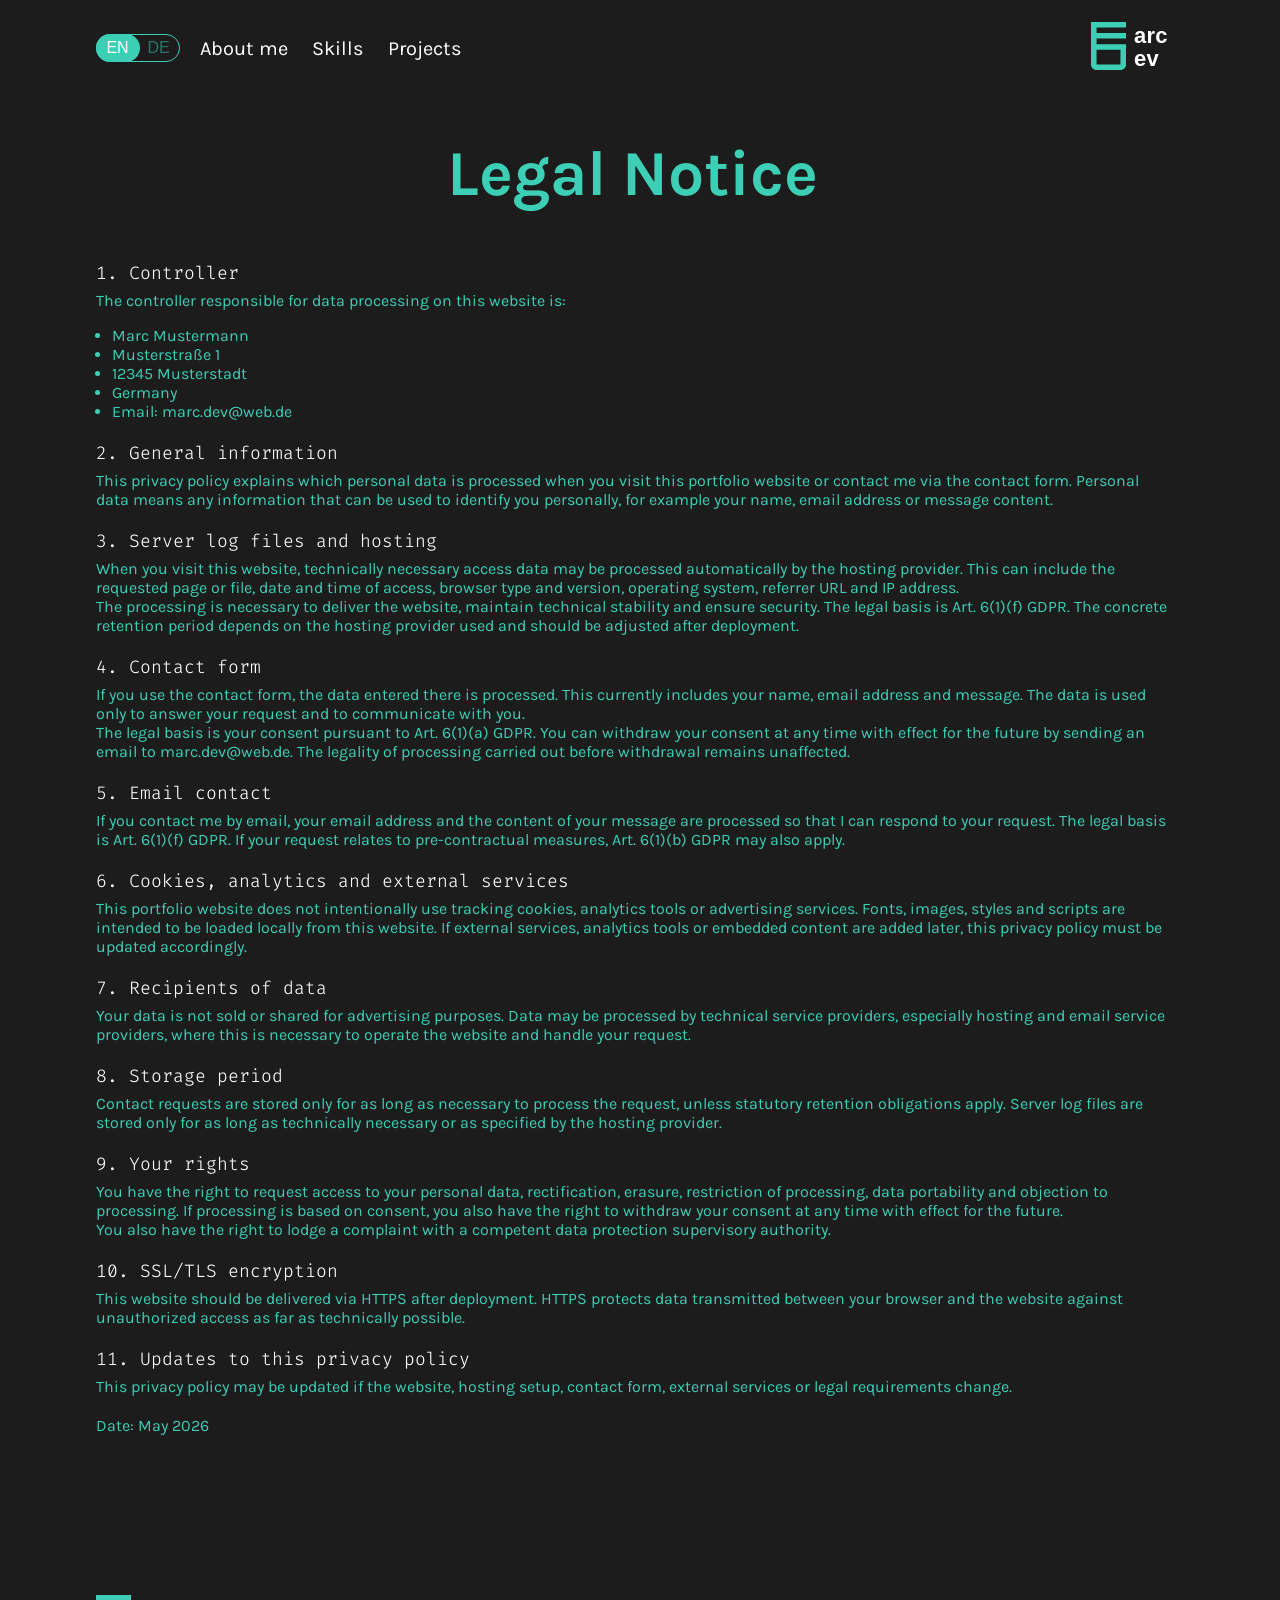
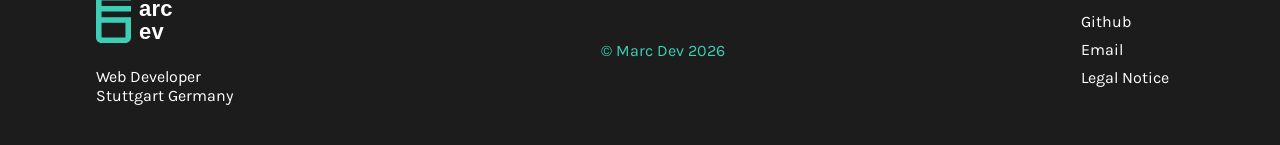
<file: legal_notice.html>
<!DOCTYPE html>
<html lang="en">

<head>
    <meta charset="UTF-8">
    <meta name="viewport" content="width=device-width, initial-scale=1.0">
    <title>Legal Notice</title>
    <link rel="icon" type="image/x-icon" href="./img/fav.png">
    <link rel="stylesheet" href="style.css">
    <link rel="stylesheet" href="./privacy_policy.css">
</head>

<body>
    <header>
        <nav id="container_header" class="container">
            <div id="switch_container">
                <label class="switch">
                    <input type="checkbox" id="lang-toggle-desktop">
                    <span class="slider">
                        <span class="text-en switch_text">EN</span>
                        <span class="text-de switch_text">DE</span>
                    </span>
                </label>
            </div>
            <div id="menu_elements">
                <div>
                    <ul id="menu_list">
                        <li><a href="./index.html#about_me" data-key="nav_about">About me</a></li>
                        <li><a href="./index.html#skills" data-key="nav_skills">Skills</a></li>
                        <li><a href="./index.html#portfolio" data-key="nav_projects">Projects</a></li>
                    </ul>
                </div>
                <div>
                    <a href="index.html" class="logo-link" aria-label="Zur Startseite">
                        <svg class="logo-svg" width="78" height="48" viewBox="0 0 78 48" fill="none"
                            xmlns="http://www.w3.org/2000/svg">

                            <path class="logo-icon" fill-rule="evenodd" clip-rule="evenodd"
                                d="M0 0H35V5.54H5.54V11.08H35V16.62H5.54V22.15H35V42.46C35 45.52 32.52 48 29.46 48H5.54C2.48 48 0 45.52 0 42.46V0ZM29.46 27.69H5.54V42.46H29.46V27.69Z" />

                            <g font-family="'Inter', 'Montserrat', 'Segoe UI', sans-serif" font-weight="700"
                                font-size="22" letter-spacing="0.2">

                                <text x="43" y="21" class="logo-text">arc</text>

                                <text x="43" y="44" class="logo-text">ev</text>
                            </g>

                        </svg>
                    </a>
                </div>
            </div>
        </nav>
        <div id="mobile_nav">
            <button>
                <svg width="32" height="22" viewBox="0 0 32 22" fill="none" xmlns="http://www.w3.org/2000/svg">
                    <path
                        d="M0.769 21.077C0.551334 21.077 0.368667 21.0022 0.221 20.8525C0.0736666 20.7032 0 20.518 0 20.297C0 20.076 0.0736666 19.8943 0.221 19.752C0.368667 19.6097 0.551334 19.5385 0.769 19.5385H31.231C31.4487 19.5385 31.6313 19.6133 31.779 19.763C31.9263 19.9123 32 20.0975 32 20.3185C32 20.5395 31.9263 20.7212 31.779 20.8635C31.6313 21.0058 31.4487 21.077 31.231 21.077H0.769ZM0.769 11.3075C0.551334 11.3075 0.368667 11.2328 0.221 11.0835C0.0736666 10.9338 0 10.7485 0 10.5275C0 10.3065 0.0736666 10.1248 0.221 9.9825C0.368667 9.8405 0.551334 9.7695 0.769 9.7695H31.231C31.4487 9.7695 31.6313 9.84417 31.779 9.9935C31.9263 10.1432 32 10.3285 32 10.5495C32 10.7705 31.9263 10.9522 31.779 11.0945C31.6313 11.2365 31.4487 11.3075 31.231 11.3075H0.769ZM0.769 1.5385C0.551334 1.5385 0.368667 1.46367 0.221 1.314C0.0736666 1.16467 0 0.979502 0 0.758502C0 0.537502 0.0736666 0.355834 0.221 0.213501C0.368667 0.0711676 0.551334 0 0.769 0H31.231C31.4487 0 31.6313 0.0748329 31.779 0.2245C31.9263 0.373833 32 0.559002 32 0.780002C32 1.001 31.9263 1.18267 31.779 1.325C31.6313 1.46733 31.4487 1.5385 31.231 1.5385H0.769Z"
                        fill="white" />
                </svg>
            </button>
        </div>
        <div id="overlay_mobile_nav" class="d_none">
            <ul id="menu_list_mobile">
                <li><a href="./index.html#about_me" class="nav-link" data-key="nav_about">About me</a></li>
                <li><a href="./index.html#skills" class="nav-link" data-key="nav_skills">Skills</a></li>
                <li><a href="./index.html#portfolio" class="nav-link" data-key="nav_projects">Projects</a></li>
            </ul>
            <div id="switch_container_mobile">
                <label class="switch">
                    <input type="checkbox" id="lang-toggle-mobile">
                    <span class="slider">
                        <span class="text-en switch_text">EN</span>
                        <span class="text-de switch_text">DE</span>
                    </span>
                </label>
            </div>
        </div>
    </header>
    <div class="container_content_limit" id="limit">
        <h1 class="legal_notice_title" data-key="ln_title_ln">Legal Notice</h1>
        <div class="legal_notice_content">
            <section class="legal_notice_block">
                <h2 data-key="ln_sec1_h">1. Controller</h2>
                <p data-key="ln_sec1_p">The controller responsible for data processing on this website is:</p>
                <ul>
                    <li>Marc Mustermann</li>
                    <li>Musterstraße 1</li>
                    <li>12345 Musterstadt</li>
                    <li>Germany</li>
                    <li>Email: <a href="mailto:marc.dev@web.de">marc.dev@web.de</a></li>
                </ul>
            </section>
            <section class="legal_notice_block">
                <h2 data-key="ln_sec2_h">2. General information</h2>
                <p data-key="ln_sec2_p">This privacy policy explains which personal data is processed when you visit this portfolio website
                    or
                    contact me via the contact form. Personal data means any information that can be used to identify
                    you
                    personally, for example your name, email address or message content.</p>
            </section>
            <section class="legal_notice_block">
                <h2 data-key="ln_sec3_h">3. Server log files and hosting</h2>
                <p data-key="ln_sec3_p1">When you visit this website, technically necessary access data may be processed automatically by the
                    hosting provider. This can include the requested page or file, date and time of access, browser type
                    and
                    version, operating system, referrer URL and IP address.</p>
                <p data-key="ln_sec3_p2">The processing is necessary to deliver the website, maintain technical stability and ensure security.
                    The
                    legal basis is Art. 6(1)(f) GDPR. The concrete retention period depends on the hosting provider used
                    and
                    should be adjusted after deployment.</p>
            </section>
            <section class="legal_notice_block">
                <h2 data-key="ln_sec4_h">4. Contact form</h2>
                <p data-key="ln_sec4_p1">If you use the contact form, the data entered there is processed. This currently includes your name,
                    email address and message. The data is used only to answer your request and to communicate with you.
                </p>
                <p data-key="ln_sec4_p2">The legal basis is your consent pursuant to Art. 6(1)(a) GDPR. You can withdraw your consent at any
                    time
                    with effect for the future by sending an email to <a
                        href="mailto:marc.dev@web.de">marc.dev@web.de</a>.
                    The
                    legality of processing carried out before withdrawal remains unaffected.</p>
            </section>
            <section class="legal_notice_block">
                <h2 data-key="ln_sec5_h">5. Email contact</h2>
                <p data-key="ln_sec5_p">If you contact me by email, your email address and the content of your message are processed so that
                    I
                    can respond to your request. The legal basis is Art. 6(1)(f) GDPR. If your request relates to
                    pre-contractual measures, Art. 6(1)(b) GDPR may also apply.</p>
            </section>
            <section class="legal_notice_block">
                <h2 data-key="ln_sec6_h">6. Cookies, analytics and external services</h2>
                <p data-key="ln_sec6_p">This portfolio website does not intentionally use tracking cookies, analytics tools or advertising
                    services. Fonts, images, styles and scripts are intended to be loaded locally from this website. If
                    external services, analytics tools or embedded content are added later, this privacy policy must be
                    updated accordingly.</p>
            </section>
            <section class="legal_notice_block">
                <h2 data-key="ln_sec7_h">7. Recipients of data</h2>
                <p data-key="ln_sec7_p">Your data is not sold or shared for advertising purposes. Data may be processed by technical service
                    providers, especially hosting and email service providers, where this is necessary to operate the
                    website and handle your request.</p>
            </section>
            <section class="legal_notice_block">
                <h2 data-key="ln_sec8_h">8. Storage period</h2>
                <p data-key="ln_sec8_p">Contact requests are stored only for as long as necessary to process the request, unless statutory
                    retention obligations apply. Server log files are stored only for as long as technically necessary
                    or as
                    specified by the hosting provider.</p>
            </section>
            <section class="legal_notice_block">
                <h2 data-key="ln_sec9_h">9. Your rights</h2>
                <p data-key="ln_sec9_p1">You have the right to request access to your personal data, rectification, erasure, restriction of
                    processing, data portability and objection to processing. If processing is based on consent, you
                    also
                    have the right to withdraw your consent at any time with effect for the future.</p>
                <p data-key="ln_sec9_p2">You also have the right to lodge a complaint with a competent data protection supervisory authority.
                </p>
            </section>
            <section class="legal_notice_block">
                <h2 data-key="ln_sec10_h">10. SSL/TLS encryption</h2>
                <p data-key="ln_sec10_p">This website should be delivered via HTTPS after deployment. HTTPS protects data transmitted between
                    your
                    browser and the website against unauthorized access as far as technically possible.</p>
            </section>
            <section class="legal_notice_block">
                <h2 data-key="ln_sec11_h">11. Updates to this privacy policy</h2>
                <p data-key="ln_sec11_p">This privacy policy may be updated if the website, hosting setup, contact form, external services or
                    legal requirements change.</p>
            </section>
            <p class="legal_notice_date" data-key="ln_date">Date: May 2026</p>
        </div>
    </div>
    <footer>
        <div class="container_content_limit" id="footer_container">
            <div id="footer_img_area">
                <a href="index.html" class="logo-link" aria-label="Zur Startseite">
                    <svg class="logo-svg" width="133" height="48" viewBox="0 0 133 48" fill="none"
                        xmlns="http://www.w3.org/2000/svg">

                        <path class="logo-icon" fill-rule="evenodd" clip-rule="evenodd"
                            d="M0 0H35V5.54H5.54V11.08H35V16.62H5.54V22.15H35V42.46C35 45.52 32.52 48 29.46 48H5.54C2.48 48 0 45.52 0 42.46V0ZM29.46 27.69H5.54V42.46H29.46V27.69Z" />

                        <g font-family="'Inter', 'Montserrat', 'Segoe UI', sans-serif" font-weight="700" font-size="22"
                            letter-spacing="0.2">

                            <text x="43" y="21" class="logo-text">arc</text>

                            <text x="43" y="44" class="logo-text">ev</text>
                        </g>

                    </svg>
                </a>
                <p data-key="web_dev_stgt">Web Developer Stuttgart Germany</p>
            </div>
            <div id="footer_text_area">
                <p>© Marc Dev 2026</p>
            </div>
            <div id="footer_list_wrapper">
                <ul id="footer_list">
                    <li><a target="_blank" href="https://github.com/MarcKonDev">Github</a></li>
                    <!-- <li><a target="_blank" href="https://de.linkedin.com/">LinkedIn</a></li> -->
                    <li><a href="mailto:marc.konopka@web.de">Email</a></li>
                    <li><a href="./legal_notice.html">Legal Notice</a></li>
                </ul>
            </div>
        </div>
    </footer>
    <script src="./script.js"></script>
</body>

</html>
</file>
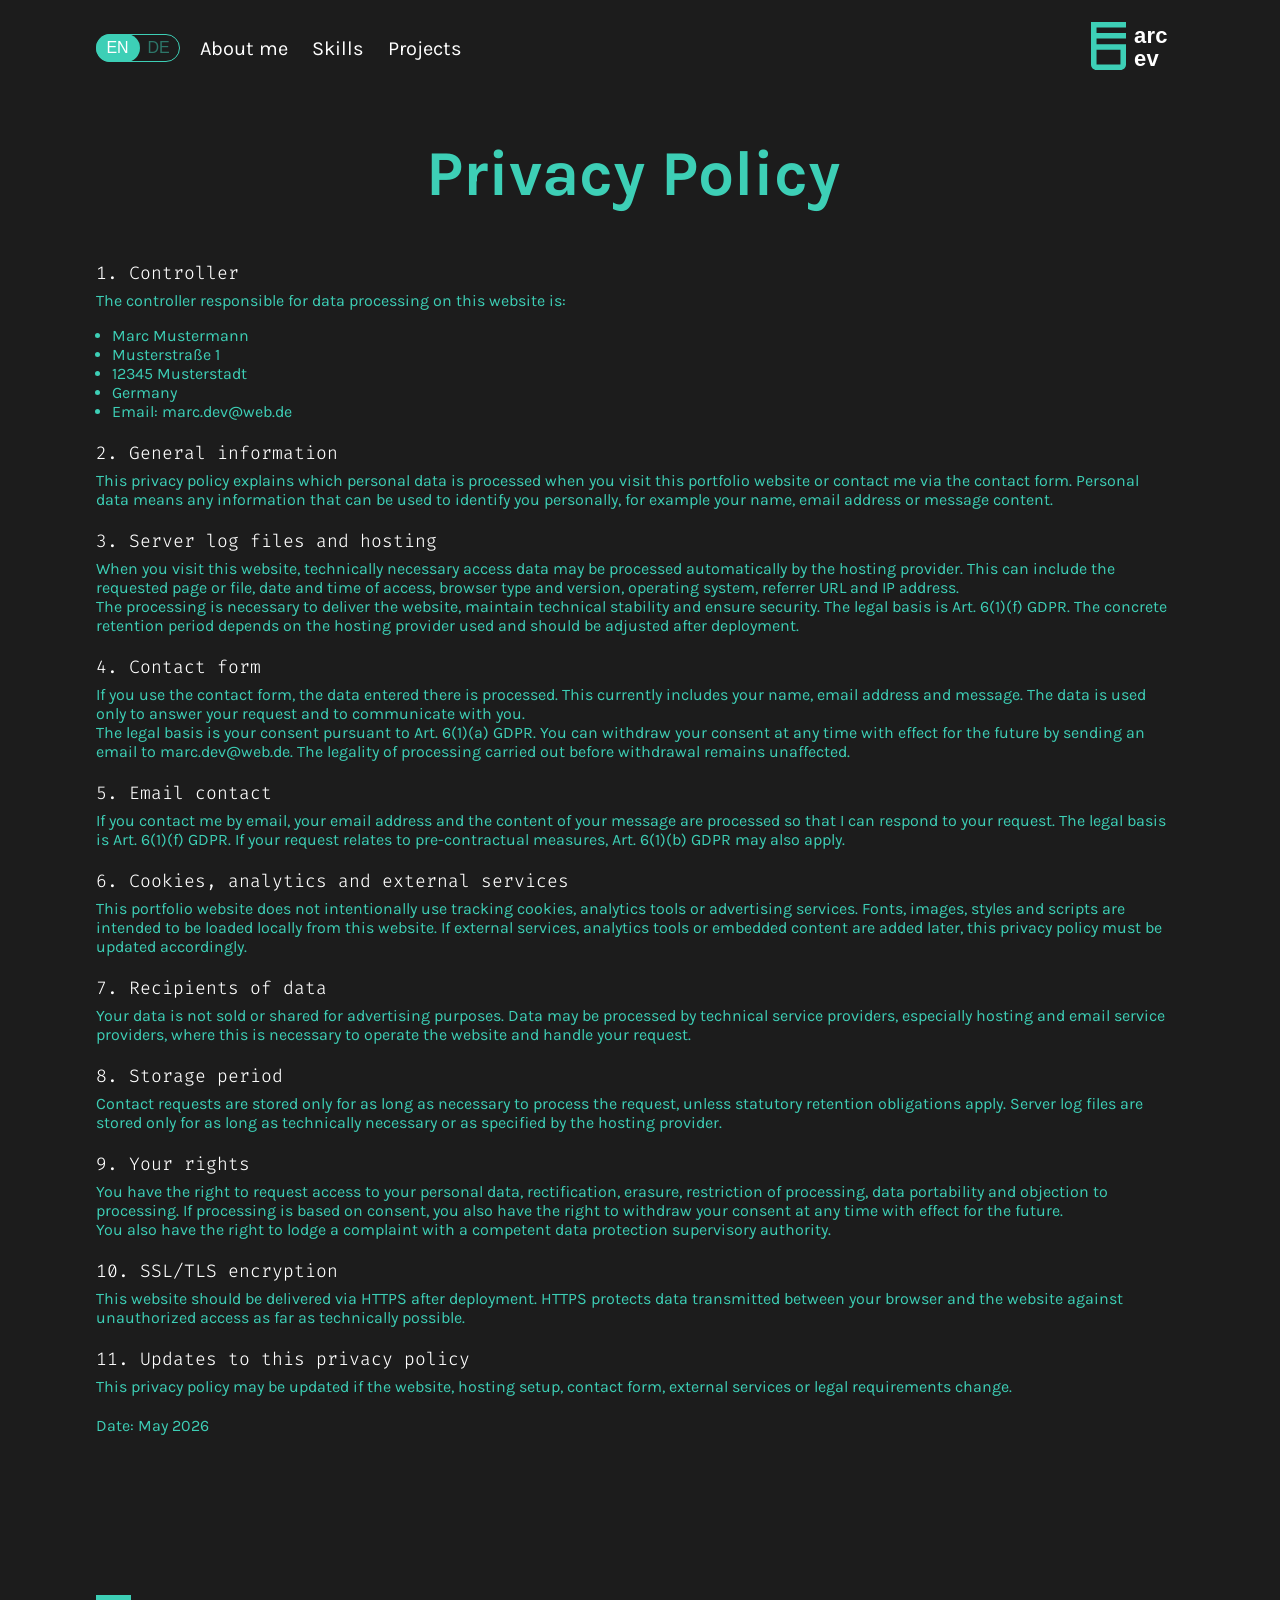
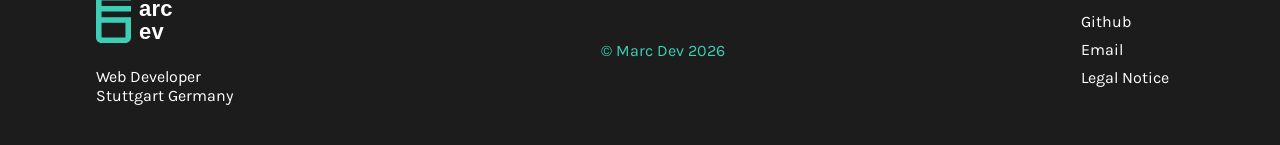
<file: privacy_policy.html>
<!DOCTYPE html>
<html lang="en">

<head>
    <meta charset="UTF-8">
    <meta name="viewport" content="width=device-width, initial-scale=1.0">
    <title>Privacy Policy</title>
    <link rel="icon" type="image/x-icon" href="./img/fav.png">
    <link rel="stylesheet" href="style.css">
    <link rel="stylesheet" href="./privacy_policy.css">
</head>

<body>
    <header>
        <nav id="container_header" class="container">
            <div id="switch_container">
                <label class="switch">
                    <input type="checkbox" id="lang-toggle-desktop">
                    <span class="slider">
                        <span class="text-en switch_text">EN</span>
                        <span class="text-de switch_text">DE</span>
                    </span>
                </label>
            </div>
            <div id="menu_elements">
                <div>
                    <ul id="menu_list">
                        <li><a href="./index.html#about_me" data-key="nav_about">About me</a></li>
                        <li><a href="./index.html#skills" data-key="nav_skills">Skills</a></li>
                        <li><a href="./index.html#portfolio" data-key="nav_projects">Projects</a></li>
                    </ul>
                </div>
                <div>
                    <a href="index.html" class="logo-link" aria-label="Zur Startseite">
                        <svg class="logo-svg" width="78" height="48" viewBox="0 0 78 48" fill="none"
                            xmlns="http://www.w3.org/2000/svg">

                            <path class="logo-icon" fill-rule="evenodd" clip-rule="evenodd"
                                d="M0 0H35V5.54H5.54V11.08H35V16.62H5.54V22.15H35V42.46C35 45.52 32.52 48 29.46 48H5.54C2.48 48 0 45.52 0 42.46V0ZM29.46 27.69H5.54V42.46H29.46V27.69Z" />

                            <g font-family="'Inter', 'Montserrat', 'Segoe UI', sans-serif" font-weight="700"
                                font-size="22" letter-spacing="0.2">

                                <text x="43" y="21" class="logo-text">arc</text>

                                <text x="43" y="44" class="logo-text">ev</text>
                            </g>

                        </svg>
                    </a>
                </div>
            </div>
        </nav>
        <div id="mobile_nav">
            <button>
                <svg width="32" height="22" viewBox="0 0 32 22" fill="none" xmlns="http://www.w3.org/2000/svg">
                    <path
                        d="M0.769 21.077C0.551334 21.077 0.368667 21.0022 0.221 20.8525C0.0736666 20.7032 0 20.518 0 20.297C0 20.076 0.0736666 19.8943 0.221 19.752C0.368667 19.6097 0.551334 19.5385 0.769 19.5385H31.231C31.4487 19.5385 31.6313 19.6133 31.779 19.763C31.9263 19.9123 32 20.0975 32 20.3185C32 20.5395 31.9263 20.7212 31.779 20.8635C31.6313 21.0058 31.4487 21.077 31.231 21.077H0.769ZM0.769 11.3075C0.551334 11.3075 0.368667 11.2328 0.221 11.0835C0.0736666 10.9338 0 10.7485 0 10.5275C0 10.3065 0.0736666 10.1248 0.221 9.9825C0.368667 9.8405 0.551334 9.7695 0.769 9.7695H31.231C31.4487 9.7695 31.6313 9.84417 31.779 9.9935C31.9263 10.1432 32 10.3285 32 10.5495C32 10.7705 31.9263 10.9522 31.779 11.0945C31.6313 11.2365 31.4487 11.3075 31.231 11.3075H0.769ZM0.769 1.5385C0.551334 1.5385 0.368667 1.46367 0.221 1.314C0.0736666 1.16467 0 0.979502 0 0.758502C0 0.537502 0.0736666 0.355834 0.221 0.213501C0.368667 0.0711676 0.551334 0 0.769 0H31.231C31.4487 0 31.6313 0.0748329 31.779 0.2245C31.9263 0.373833 32 0.559002 32 0.780002C32 1.001 31.9263 1.18267 31.779 1.325C31.6313 1.46733 31.4487 1.5385 31.231 1.5385H0.769Z"
                        fill="white" />
                </svg>
            </button>
        </div>
        <div id="overlay_mobile_nav" class="d_none">
            <ul id="menu_list_mobile">
                <li><a href="./index.html#about_me" class="nav-link" data-key="nav_about">About me</a></li>
                <li><a href="./index.html#skills" class="nav-link" data-key="nav_skills">Skills</a></li>
                <li><a href="./index.html#portfolio" class="nav-link" data-key="nav_projects">Projects</a></li>
            </ul>
            <div id="switch_container_mobile">
                <label class="switch">
                    <input type="checkbox" id="lang-toggle-mobile">
                    <span class="slider">
                        <span class="text-en switch_text">EN</span>
                        <span class="text-de switch_text">DE</span>
                    </span>
                </label>
            </div>
        </div>
    </header>
    <div class="container_content_limit" id="limit">
        <h1 class="legal_notice_title" data-key="ln_title_pp">Privacy Policy</h1>
        <div class="legal_notice_content">
            <section class="legal_notice_block">
                <h2 data-key="ln_sec1_h">1. Controller</h2>
                <p data-key="ln_sec1_p">The controller responsible for data processing on this website is:</p>
                <ul>
                    <li>Marc Mustermann</li>
                    <li>Musterstraße 1</li>
                    <li>12345 Musterstadt</li>
                    <li>Germany</li>
                    <li>Email: <a href="mailto:marc.dev@web.de">marc.dev@web.de</a></li>
                </ul>
            </section>
            <section class="legal_notice_block">
                <h2 data-key="ln_sec2_h">2. General information</h2>
                <p data-key="ln_sec2_p">This privacy policy explains which personal data is processed when you visit this portfolio website
                    or
                    contact me via the contact form. Personal data means any information that can be used to identify
                    you
                    personally, for example your name, email address or message content.</p>
            </section>
            <section class="legal_notice_block">
                <h2 data-key="ln_sec3_h">3. Server log files and hosting</h2>
                <p data-key="ln_sec3_p1">When you visit this website, technically necessary access data may be processed automatically by the
                    hosting provider. This can include the requested page or file, date and time of access, browser type
                    and
                    version, operating system, referrer URL and IP address.</p>
                <p data-key="ln_sec3_p2">The processing is necessary to deliver the website, maintain technical stability and ensure security.
                    The
                    legal basis is Art. 6(1)(f) GDPR. The concrete retention period depends on the hosting provider used
                    and
                    should be adjusted after deployment.</p>
            </section>
            <section class="legal_notice_block">
                <h2 data-key="ln_sec4_h">4. Contact form</h2>
                <p data-key="ln_sec4_p1">If you use the contact form, the data entered there is processed. This currently includes your name,
                    email address and message. The data is used only to answer your request and to communicate with you.
                </p>
                <p data-key="ln_sec4_p2">The legal basis is your consent pursuant to Art. 6(1)(a) GDPR. You can withdraw your consent at any
                    time
                    with effect for the future by sending an email to <a
                        href="mailto:marc.dev@web.de">marc.dev@web.de</a>.
                    The
                    legality of processing carried out before withdrawal remains unaffected.</p>
            </section>
            <section class="legal_notice_block">
                <h2 data-key="ln_sec5_h">5. Email contact</h2>
                <p data-key="ln_sec5_p">If you contact me by email, your email address and the content of your message are processed so that
                    I
                    can respond to your request. The legal basis is Art. 6(1)(f) GDPR. If your request relates to
                    pre-contractual measures, Art. 6(1)(b) GDPR may also apply.</p>
            </section>
            <section class="legal_notice_block">
                <h2 data-key="ln_sec6_h">6. Cookies, analytics and external services</h2>
                <p data-key="ln_sec6_p">This portfolio website does not intentionally use tracking cookies, analytics tools or advertising
                    services. Fonts, images, styles and scripts are intended to be loaded locally from this website. If
                    external services, analytics tools or embedded content are added later, this privacy policy must be
                    updated accordingly.</p>
            </section>
            <section class="legal_notice_block">
                <h2 data-key="ln_sec7_h">7. Recipients of data</h2>
                <p data-key="ln_sec7_p">Your data is not sold or shared for advertising purposes. Data may be processed by technical service
                    providers, especially hosting and email service providers, where this is necessary to operate the
                    website and handle your request.</p>
            </section>
            <section class="legal_notice_block">
                <h2 data-key="ln_sec8_h">8. Storage period</h2>
                <p data-key="ln_sec8_p">Contact requests are stored only for as long as necessary to process the request, unless statutory
                    retention obligations apply. Server log files are stored only for as long as technically necessary
                    or as
                    specified by the hosting provider.</p>
            </section>
            <section class="legal_notice_block">
                <h2 data-key="ln_sec9_h">9. Your rights</h2>
                <p data-key="ln_sec9_p1">You have the right to request access to your personal data, rectification, erasure, restriction of
                    processing, data portability and objection to processing. If processing is based on consent, you
                    also
                    have the right to withdraw your consent at any time with effect for the future.</p>
                <p data-key="ln_sec9_p2">You also have the right to lodge a complaint with a competent data protection supervisory authority.
                </p>
            </section>
            <section class="legal_notice_block">
                <h2 data-key="ln_sec10_h">10. SSL/TLS encryption</h2>
                <p data-key="ln_sec10_p">This website should be delivered via HTTPS after deployment. HTTPS protects data transmitted between
                    your
                    browser and the website against unauthorized access as far as technically possible.</p>
            </section>
            <section class="legal_notice_block">
                <h2 data-key="ln_sec11_h">11. Updates to this privacy policy</h2>
                <p data-key="ln_sec11_p">This privacy policy may be updated if the website, hosting setup, contact form, external services or
                    legal requirements change.</p>
            </section>
            <p class="legal_notice_date" data-key="ln_date">Date: May 2026</p>
        </div>
    </div>
    <footer>
        <div class="container_content_limit" id="footer_container">
            <div id="footer_img_area">
                <a href="index.html" class="logo-link" aria-label="Zur Startseite">
                    <svg class="logo-svg" width="133" height="48" viewBox="0 0 133 48" fill="none"
                        xmlns="http://www.w3.org/2000/svg">

                        <path class="logo-icon" fill-rule="evenodd" clip-rule="evenodd"
                            d="M0 0H35V5.54H5.54V11.08H35V16.62H5.54V22.15H35V42.46C35 45.52 32.52 48 29.46 48H5.54C2.48 48 0 45.52 0 42.46V0ZM29.46 27.69H5.54V42.46H29.46V27.69Z" />

                        <g font-family="'Inter', 'Montserrat', 'Segoe UI', sans-serif" font-weight="700" font-size="22"
                            letter-spacing="0.2">

                            <text x="43" y="21" class="logo-text">arc</text>

                            <text x="43" y="44" class="logo-text">ev</text>
                        </g>

                    </svg>
                </a>
                <p data-key="web_dev_stgt">Web Developer Stuttgart Germany</p>
            </div>
            <div id="footer_text_area">
                <p>© Marc Dev 2026</p>
            </div>
            <div id="footer_list_wrapper">
                <ul id="footer_list">
                    <li><a target="_blank" href="https://github.com/MarcKonDev">Github</a></li>
                    <!-- <li><a target="_blank" href="https://de.linkedin.com/">LinkedIn</a></li> -->
                    <li><a href="mailto:marc.konopka@web.de">Email</a></li>
                    <li><a href="./legal_notice.html">Legal Notice</a></li>
                </ul>
            </div>
        </div>
    </footer>
    <script src="./script.js"></script>
</body>

</html>
</file>
<file: style.css>
@font-face {
    font-family: 'FiraCode';
    src: url(fonts/Fira_Code/FiraCode-VariableFont_wght.ttf);
}

@font-face {
    font-family: 'Karla';
    src: url(./fonts/Karla/Karla-VariableFont_wght.ttf);
}

:root {
    --max-width: 1440px;
    --content-offset: 96px;
    --primary-background: #1C1C1C;
    --secondary-background: #08463B;
    --gradient-background: rgba(8, 70, 59, 0.51);
    --primary-text: #fff;
    --primary-accent: #D9D9D9;
    --secondary-text: #3DCFB6;
    --secondary-text-50percent: rgba(61, 207, 182, 0.5);
}

* {
    margin: 0;
    padding: 0;
    box-sizing: border-box;
    scroll-behavior: smooth;
}

body {
    font-family: 'Karla', 'Courier New', monospace;
    background-color: var(--primary-background);
    color: var(--primary-text);
}

h2 {
    font-family: 'FiraCode', 'Courier New', monospace;
}

h3 {
    font-family: 'FiraCode', 'Courier New', monospace;
}

h4 {
    font-family: 'FiraCode', 'Courier New', monospace;
}

.container_content_limit {
    max-width: calc(var(--max-width) - (var(--content-offset) * 2));
    margin: 120px auto;
}

a {
    text-decoration: none;
    color: var(--primary-text);
}

#hero_wrapper {
    position: relative;
    overflow: hidden;
    height: 100dvh;
    background: linear-gradient(to bottom, var(--primary-background) 0%, transparent 10%),
        linear-gradient(to left bottom, var(--secondary-background) 0%, var(--primary-background) 50%);
    display: flex;
    flex-direction: column;
    align-items: stretch;
}

.container {
    display: flex;
    max-width: calc(var(--max-width) - (var(--content-offset) * 2));
    margin: 0 auto;
}

#mobile_nav {
    display: none;
}

#overlay_mobile_nav {
    display: none;
}

/* #region svg logo*/

.logo-svg {
    cursor: pointer;
}


.logo-svg .logo-text,
.logo-svg .logo-icon {
    transition:
        fill 0.25s ease,
        stroke 0.25s ease;

    stroke: transparent;
}

.logo-svg .logo-text {
    fill: #FFFFFF;
    stroke-width: 1px;
}

.logo-svg .logo-icon {
    fill: #3DCFB6;
    stroke-width: 1.5px;
}

.logo-svg:hover .logo-text {
    fill: transparent;
    stroke: #FFFFFF;
}

.logo-svg:hover .logo-icon {
    fill: transparent;
    stroke: #3DCFB6;
}

/* #endregion*/



/* #region header */

#container_header {
    height: 96px;
    align-items: center;
}

/* #region language switch */
#switch_container {
    display: flex;
    align-items: center;
}

.switch {
    position: relative;
    display: inline-block;
    width: 84px;
    height: 28px;
}

.switch input {
    display: none;
}

.slider {
    position: absolute;
    cursor: pointer;
    top: 0;
    left: 0;
    right: 0;
    bottom: 0;
    border-radius: 50px;
    display: flex;
    align-items: center;
    justify-content: space-around;
    font-family: sans-serif;
    transition: 0.4s;
    border: 1px solid var(--secondary-text);
}

.slider::before {
    content: "";
    position: absolute;
    height: 28px;
    width: 44px;
    left: -1px;
    bottom: -1px;
    background-color: var(--secondary-text);
    border-radius: 40px;
    transition: 0.4s;
    z-index: 1;
}

#lang-toggle-desktop:checked+.slider::before,
#lang-toggle-mobile:checked+.slider::before {
    transform: translateX(40px);
    background-color: var(--secondary-text);
}

.switch_text {
    z-index: 2;
    transition: 0.4s;
}

#lang-toggle-desktop:checked+.slider .text-en,
#lang-toggle-mobile:checked+.slider .text-en {
    color: var(--secondary-text-50percent);
}

#lang-toggle-desktop:not(:checked)+.slider .text-de,
#lang-toggle-mobile:not(:checked)+.slider .text-de {
    color: var(--secondary-text-50percent);
}

/* #endregion */

#menu_elements {
    padding-left: 20px;
    width: 100%;
    display: flex;
    justify-content: space-between;
    align-items: center;
}

#menu_list {
    list-style: none;
    display: flex;
    gap: 24px;
}

#menu_list li {
    font-size: 20px;
}

.nav-link {
    position: relative;
    text-decoration: none;
    padding-bottom: 8px;
    display: inline-block;
    color: var(--primary-text);
    transition: color 0.3s ease;
}

.nav-link:hover {
    color: var(--secondary-text);
}

.nav-link::after {
    content: "";
    position: absolute;
    bottom: -4px;
    left: 50%;
    transform: translateX(-50%) scale(0);
    width: 6px;
    height: 6px;
    border-radius: 50%;
    background-color: var(--secondary-text);
    opacity: 0;
    transition: opacity 0.3s ease, transform 0.3s cubic-bezier(0.175, 0.885, 0.32, 1.275);
}

.nav-link:hover::after {
    opacity: 1;
    transform: translateX(-50%) scale(1);
}

/* #endregion */

#hero {
    display: flex;
    flex-direction: column;
    align-items: center;
    justify-content: center;
    flex-grow: 1;
}

/* #region main */

main {
    display: flex;
    flex-grow: 1;
}

h2 {
    font-size: clamp(1.375rem, 1.579vw + 1.079rem, 2.5rem);
    font-weight: 200;
    text-align: center;
}

h1 {
    font-size: clamp(3rem, 6.93vw + 1.701rem, 7.938rem);
    text-align: center;
}

.hero_btns {
    display: flex;
    gap: 48px;
}

/* #endregion */

/* #region button loop*/

.marquee-btn {
    overflow: hidden;
    position: relative;
    background: transparent;
    border: 1px solid var(--primary-text);
    border-radius: 40px;
    color: var(--primary-text);
    cursor: pointer;
}

#check_work_btn {
    width: 172px;
    height: 48px;
}

#contact_btn {
    width: 143px;
    height: 48px;
}

.marquee-inner {
    display: flex;
    width: 200%;
    position: absolute;
    left: 0;
    top: 50%;
    transition: transform 2s ease-out;
    transform: translate(0, -50%);
}

.marquee-inner span {
    width: 50%;
    flex-shrink: 0;
    text-align: center;
    font-size: 18px;
    font-family: 'Karla', 'Courier New', monospace;
}

.marquee-btn:hover .marquee-inner {
    animation: marqueeLoop 3s linear infinite;
    transition: transform 0s;
}

@keyframes marqueeLoop {
    0% {
        transform: translate(0, -50%);
    }

    100% {
        transform: translate(-50%, -50%);
    }
}

/* #endregion */

/* #region Textbanner */

.ticker-wrapper {
    position: absolute;
    z-index: 10;
    bottom: 50px;
    left: -5%;
    width: 110%;
    overflow: hidden;
    background-color: rgba(255, 255, 255, 0.05);
    backdrop-filter: blur(1px);
    -webkit-backdrop-filter: blur(8px);
    padding: 12px 0;
    transform: rotate(-1deg);
    white-space: nowrap;
}

.ticker-content {
    display: flex;
    width: max-content;
    animation: marquee 10s linear infinite;
}

.ticker-content span {
    font-size: 32px;
    color: var(--secondary-text);
    padding: 0 8px;
    white-space: pre;
    letter-spacing: 2px;
}

@keyframes marquee {
    0% {
        transform: translateX(0);
    }

    100% {
        transform: translateX(-50%);
    }
}

/* #endregion */

/* #region left scroll indicator*/

#indicator_container {
    position: absolute;
    z-index: 1;
    bottom: 0px;
    left: calc(50% - (var(--max-width) / 2) + var(--content-offset));
    display: flex;
    flex-direction: column;
    align-items: center;
    gap: 24px;
}

#scroll_indicator {
    border: 1px solid var(--secondary-text);
    border-radius: 20px;
    height: 48px;
    width: 30px;
    display: flex;
    justify-content: center;
    align-items: center;
}

#scroll_arrow {
    font-size: 34px;
    animation: arrowAnimation 2s ease-in-out infinite;
}

#indicator_line {
    background-color: var(--secondary-text);
    width: 1px;
    height: 240px;
}

@keyframes arrowAnimation {
    0% {
        transform: translateY(-12px);
    }

    50% {
        transform: translateY(3px);
    }

    100% {
        transform: translateY(-12px);
    }
}

/* #endregion */

/* #region socials right*/
#socials_container {
    display: flex;
    flex-direction: column-reverse;
    align-items: center;
    position: absolute;
    bottom: 0;
    right: calc(50% - (var(--max-width) / 2) + var(--content-offset));
    gap: 24px;
}

#socials_line {
    width: 1px;
    height: 186px;
    background-color: var(--secondary-text);
}

#svg_container {
    display: flex;
    flex-direction: column;
    gap: 12px;
}

#social_email {
    display: flex;
    justify-content: flex-start;
}

#social_email p {
    writing-mode: vertical-rl;
    transform: rotate(180deg);
    font-size: 18px;
}

#mail_svg {
    display: none;
}

#social_email:hover {
    color: var(--secondary-text);
}

#svg_container a {
    position: relative;
    display: inline-block;
    line-height: 0;
}

#svg_container a::after {
    content: "";
    position: absolute;

    left: 38px;
    top: 50%;
    transform: translateY(-50%) scale(0);


    width: 6px;
    height: 6px;
    border-radius: 50%;
    background-color: var(--secondary-text);
    opacity: 0;

    transition: opacity 0.3s ease, transform 0.3s cubic-bezier(0.175, 0.885, 0.32, 1.275);
}

#svg_container a:hover::after {
    opacity: 1;
    transform: translateY(-50%) scale(1);
}

#svg_container a:hover svg path {
    fill: var(--primary-text);
    transition: fill 0.25s ease;
}

/* #endregion */

/* #region about section*/

#about_me {
    margin: 80px 0;
}

#about_grid {
    display: grid;
    grid-template-columns: 1fr 1fr;
    justify-items: center;
    gap: 20px;
}

#portrait {
    position: relative;
    display: inline-block;
    padding-left: 40px;
}

#portrait img {
    max-width: 568px;
    width: 100%;
    max-height: 568px;
    height: 100%;
    object-fit: cover;
    border-radius: 30px;
    position: relative;
    z-index: 2;
}

#portrait::before {
    content: "";
    position: absolute;
    top: 20px;
    left: 0px;
    max-width: 568px;
    width: 100%;
    max-height: 568px;
    height: 100%;
    border-radius: 30px;
    z-index: 1;
    background: repeating-linear-gradient(45deg,
            transparent,
            transparent 30px,
            var(--secondary-text) 30px,
            var(--secondary-text) 31px);
    opacity: 0.8;
}

#who_i_am {
    max-width: 568px;
    width: 100%;
    margin-top: 98px;
}

#who_i_am h4 {
    color: var(--secondary-text);
    margin-bottom: 20px;
    font-family: 'Karla', 'Courier New', monospace;
    font-weight: 500;
    font-size: 24px;
}

#about_me_text {
    border: 1px solid var(--secondary-text);
    border-radius: 30px;
    padding: 32px;
    background-color: color-mix(in srgb, var(--secondary-text) 10%, transparent);
}

#about_me_text h2 {
    color: var(--secondary-text);
    text-align: left;
    margin-bottom: 32px;
    font-weight: 700;
    font-size: 64px;
}

#about_me_text p {
    font-size: 18px;
}

#details_container {
    display: flex;
    flex-direction: column;
    margin-top: 20px;
    gap: 16px;
}

.detail_items {
    display: flex;
    align-items: flex-start;
    gap: 24px;
}

.detail_icon {
    flex-shrink: 0;
    width: 40px;
    display: flex;
    justify-content: center;
}

.detail_icon svg {
    height: auto;
    max-width: 32px;
}

/* #endregion */

/* #region skills */

#skills_grid {
    display: grid;
    grid-template-columns: repeat(2, 1fr);
    gap: 20px;
}

#skillset_wrapper {
    max-width: 520px;
    width: 100%;
}

#skillset_wrapper h4 {
    color: var(--secondary-text);
    margin-bottom: 20px;
    font-family: 'Karla', 'Courier New', monospace;
    font-weight: 700;
    font-size: 24px;
}

#skillset {
    border: 1px solid var(--secondary-text);
    border-radius: 30px;
    padding: 40px;
    background-color: color-mix(in srgb, var(--secondary-text) 10%, transparent);
}

#skillset h2 {
    font-size: 64px;
    color: var(--secondary-text);
    text-align: left;
    margin-bottom: 32px;
    font-weight: 700;
}

#skillset_text {
    display: flex;
    flex-direction: column;
    gap: 32px;
    margin-bottom: 32px;
}

#text_18 {
    font-size: 18px;
}

#text_16 {
    font-size: 16px;
}

#skillset_text h3 {
    font-size: 24px;
}

#skillset_text h3 span:last-of-type {
    color: var(--secondary-text);
}

#skillset_btn {
    background-color: transparent;
    color: var(--primary-text);
    border: 1px solid var(--primary-text);
    border-radius: 100px;
    padding: 10px 24px;
    position: relative;
    overflow: hidden;
    cursor: pointer;
    width: 122px;
    height: 48px;
}

#skillset_marquee {
    display: flex;
    width: 200%;
    position: absolute;
    left: 0;
    top: 50%;
    transition: transform 2s ease-out;
    transform: translate(0, -50%);
}

#skillset_marquee span {
    width: 50%;
    flex-shrink: 0;
    text-align: center;
    font-size: 18px;
}

#skillset_btn:hover #skillset_marquee {
    animation: marqueeLoop 3s linear infinite;
    transition: transform 0s;
}

#svg_grid {
    display: grid;
    grid-template-columns: repeat(4, 1fr);
    margin-top: 48px;
    justify-items: center;
}

#svg_grid svg {
    width: clamp(2.5rem, 1.538vw + 2.115rem, 3.5rem);
    height: clamp(2.5rem, 1.538vw + 2.115rem, 3.5rem);
}

.svg_divs {
    max-width: 104px;
    height: 116px;
    display: flex;
    flex-direction: column;
    align-items: center;
    gap: 8px;
}

.svg_divs p {
    text-align: center;
    font-size: 18px;
}

.svg_divs svg {
    transition: transform 0.2s ease-in-out;
}

.svg_divs:hover svg {
    transform: scale(1.1);
}

#growth_mindset {
    position: relative;
}

#growth_mindset:hover #mindset_overlay {
    opacity: 1;
    pointer-events: auto;
}

#growth_mindset:hover p {
    color: var(--secondary-text);
}

#mindset_overlay {
    position: absolute;
    top: -132px;
    left: -20px;
    border-radius: 20px;
    background-color: var(--primary-text);
    color: var(--secondary-text);
    width: 220px;
    padding: 6px 26px;
    opacity: 0;
    pointer-events: none;
    transition: opacity 0.5s ease
}

#mindset_overlay::before {
    content: "";
    position: absolute;

    bottom: -10px;
    left: 33%;
    transform: translateX(-50%);

    width: 0;
    height: 0;
    border-left: 10px solid transparent;
    border-right: 10px solid transparent;
    border-top: 10px solid var(--primary-text);
}

#mindset_overlay p {
    margin-bottom: 10px;
}

#mindset_inner {
    display: flex;
    justify-content: center;
    gap: 14px;
}

.mindset_langs {
    display: flex;
    flex-direction: column;
    align-items: center;
}

.mindset_langs svg {
    width: 40px;
    height: 40px;
}

/* #endregion */

/* #region portfolio */

#portfolio_grid {
    display: grid;
    grid-template-columns: minmax(0, 800px) minmax(0, 300px);
    gap: 20px;
}

#present_projects h2 {
    color: var(--secondary-text);
    text-align: left;
    margin-bottom: 32px;
    font-weight: 700;
    font-size: 64px;
}

#present_projects h4 {
    color: var(--secondary-text);
    margin-bottom: 20px;
    font-family: 'Karla', 'Courier New', monospace;
    font-weight: 700;
    font-size: 24px;
}

#present_projects p {
    font-size: 18px;
    max-width: 600px;
    margin-bottom: 40px;
    font-weight: 400;
}

.prev_projects {
    display: flex;
    justify-content: space-between;
    align-items: center;
    height: 109px;
    padding: 0 32px;
    border-bottom: 1px solid var(--secondary-text);
}

.prev_projects:first-of-type {
    border-top: 1px solid var(--secondary-text);
}

.used_langs {
    display: flex;
    gap: 8px;
}

.used_langs span+span::before {
    content: "| ";
    color: var(--secondary-text);
}

.used_langs {
    font-size: 18px;
    font-weight: 400;
}

.prev_projects:hover {
    background-color: color-mix(in srgb, var(--secondary-text) 10%, transparent);
}

.prev_projects h3::after {
    content: "\2197";
    margin-left: 8px;
    opacity: 0;
    transform: translateX(-10px);
    transition: opacity 0.3s ease, transform 0.3s ease;
}

.prev_projects:hover h3::after {
    opacity: 1;
    transform: translateX(0);
}

.prev_projects h3 {
    font-size: 24px;
    font-weight: 700;
}

.img_container::before {
    content: "";
    position: absolute;
    bottom: -15px;
    right: -15px;
    width: 100%;
    height: 100%;
    border-radius: 30px;
    z-index: -1;
    background: repeating-linear-gradient(45deg,
            transparent,
            transparent 8px,
            var(--secondary-text) 8px,
            var(--secondary-text) 9px);
    opacity: 0.8;
}

#project_area {
    position: relative;
    height: 100%;
    display: flex;
    justify-content: center;
    align-items: center;
}

.prev_imgs {
    width: 280px;
    height: 200px;
    object-fit: cover;
    border-radius: 30px;
    display: block;
    position: relative;
    z-index: 2;
}

.img_container.active {
    opacity: 1;
    transform: scale(1);
    z-index: 2;
    pointer-events: auto;
}

.img_container {
    position: absolute;
    display: inline-block;
    z-index: 1;

    opacity: 0;
    transform: scale(0.95);
    transition: opacity 0.3s ease, transform 0.3s ease;
    pointer-events: none;
}

#img-join {
    top: 40%;
    transform-origin: top right;
}

.img_container::before {
    content: "";
    position: absolute;
    bottom: -15px;
    right: -15px;
    width: 100%;
    height: 100%;
    border-radius: 30px;
    z-index: -1;
    background: repeating-linear-gradient(-45deg,
            transparent,
            transparent 7px,
            var(--secondary-text) 7px,
            var(--secondary-text) 8px);
    opacity: 0.8;
}

#img-pollo {
    top: 72%;
    transform: translateY(-50%) scale(0.95);
    transform-origin: center right;
}

#img-pollo.active {
    transform: translateY(-50%) scale(1);
}

#img-bubble {
    bottom: 0;
    transform-origin: bottom right;
}

/* #endregion */

/* #region references */

#references {
    position: relative;
    overflow: hidden;
    width: 100%;
}

.testimonial_container {
    --card-width: 632px;
    display: flex;
    gap: 64px;
    position: relative;
    width: 100%;
    justify-content: center;
    align-items: center;
}

.quote_icon {
    position: absolute;
    left: calc(50% - (var(--card-width) / 2) + 10px);
    top: -20px;
    z-index: 20;
}


.testimonials:nth-of-type(2) {
    border-color: #3DCFB6;
    background-color: rgba(8, 70, 59, 0.3);
    opacity: 1;
    transform: scale(1);
    position: relative;
}

.testimonials:not(:nth-of-type(2)) {
    opacity: 0.35;
    transform: scale(0.95);
}


#references h3 {
    color: var(--secondary-text);
    text-align: center;
    margin-bottom: 48px;
    font-weight: 700;
    font-size: 32px;
}

.testimonials {
    border: 1px solid var(--secondary-text);
    border-radius: 32px;
    flex: 0 0 var(--card-width);
    height: 274px;
    padding: 48px 40px;
    display: flex;
    flex-direction: column;
    justify-content: space-between;
    background-color: color-mix(in srgb, var(--secondary-text) 10%, transparent);
}

.testimonials p {
    font-size: 20px;
}

.testimonial_author {
    display: flex;
    gap: 16px;
    align-items: center;
}

.testimonial_author span {
    font-size: 18px;
}

.horizontal_line {
    height: 1px;
    flex: 1;
    background-color: var(--secondary-text);
}

#controll_container {
    margin-top: 48px;
    display: flex;
    justify-content: center;
    align-items: center;
    margin-bottom: 40px;
}

.control_btns {
    border: none;
    background-color: transparent;
    color: var(--primary-text);
}

.prev_btn {
    margin-right: 20px;
}

.next_btn {
    margin-left: 20px;
}

.control_btns svg {
    width: 24px;
    height: 24px;
}

#dots_container {
    display: flex;
    align-items: center;
    gap: 20px;
}

.dot {
    width: 8px;
    height: 8px;
    border-radius: 20px;
    background-color: var(--primary-text);
    transition: background-color 0.3s, opacity 0.3s;
}

.dot.active {
    background-color: var(--secondary-text);
    opacity: 1;
}

.control_btns {
    cursor: pointer;
}


/* #endregion */

/* #region contact */

.contact_grid {
    display: grid;
    grid-template-columns: repeat(2, 1fr);
    gap: 20px;
}

.work_together {
    display: flex;
    flex-direction: column;
}

.work_together h4 {
    color: var(--secondary-text);
    font-size: 24px;
}

#h4_thin {
    font-weight: 500;
    margin-bottom: 20px;
}

#h4_bold {
    font-weight: 700;
    margin-bottom: 16px;
}

.work_together h2 {
    color: var(--secondary-text);
    text-align: left;
    margin-bottom: 40px;
    font-weight: 700;
    font-size: 64px;
    line-height: 100%;
}

#contact_text {
    margin-bottom: 16px;
}

.work_together span:last-of-type {
    color: var(--secondary-text);
}

.form_container {
    display: flex;
    flex-direction: column;
    gap: 16px;
    padding: 20px 20px;
    border-bottom: 1px solid var(--secondary-text);
    padding-bottom: 30px;
    position: relative;
}

.form_container label {
    font-size: 24px;
    color: var(--secondary-text);
    font-family: 'FiraCode', 'Courier New', monospace;
    font-weight: 500;
}

input::placeholder {
    font-size: 18px;
    font-weight: 400;
}

#contact_form:first-child {
    border-top: 1px solid var(--secondary-text);
}


#privacy_btn {
    margin: 40px 0;
    display: flex;
    align-items: flex-start;
    gap: 12px;
    flex-wrap: wrap;
    padding-bottom: 24px;
    position: relative;
}

#privacy {
    position: absolute;
    opacity: 0;
    width: 0;
    height: 0;
}

.privacy-link {
    color: var(--secondary-text);
}

.privacy-link:hover {
    color: var(--primary-text);
    border-bottom: 1px solid var(--secondary-text);
}

#privacy_btn label {
    position: relative;
    padding-left: 32px;
    cursor: pointer;
    color: var(--primary-text);
    font-size: 18px;
    display: inline-block;
    font-size: 15px;
    font-family: 'Karla', 'Courier New', monospace;
}

#privacy_btn label::before {
    content: "";
    position: absolute;
    left: 0;
    top: 0px;
    width: 18px;
    height: 18px;
    border: 2px solid var(--secondary-text);
    border-radius: 4px;
    background-color: transparent;
}

#privacy_btn label:hover::before {
    background-color: color-mix(in srgb, var(--secondary-text) 20%, transparent);
}

#privacy:checked+label::after {
    content: "✓";
    position: absolute;
    left: 5px;
    top: 1px;
    color: var(--secondary-text);
    font-size: 18px;
    font-weight: bold;
}

#contact_form {
    display: flex;
    flex-direction: column;
}

#form_btn {
    font-family: 'Karla', 'Courier New', monospace;
    align-self: center;
    margin-top: 24px;
    background-color: transparent;
    border: 1px solid var(--primary-text);
    /* padding: 14px 24px; */
    border-radius: 30px;
    color: var(--primary-text);
    cursor: pointer;
    font-size: 18px;
    font-weight: 400;
    overflow: hidden;
    position: relative;
    width: 160px;
    height: 52px;
}

#submit_btn {
    display: flex;
    justify-content: flex-start;
    width: 200%;
    position: absolute;
    left: 0;
    top: 50%;
    transform: translate(0, -50%);
}


#submit_btn span {
    width: 50%;
    flex-shrink: 0;
    text-align: center;
    font-size: 18px;
    font-family: 'Karla', 'Courier New', monospace;
}

#form_btn:hover #submit_btn {
    animation: marqueeLoop 3s linear infinite;
    transition: transform 0s;
}

#contact_form input {
    background-color: transparent;
    border: none;
    color: var(--primary-text);
}

#form_btn:disabled {
    opacity: 0.5;
    /* Macht den Button blasser */
    cursor: not-allowed;
    /* Ändert den Mauszeiger in ein "Verboten"-Schild */
    pointer-events: none;
    /* Verhindert Hover-Effekte und Animationen */
}

/* #endregion */

/* #region footer*/
#footer_container {
    margin-top: 40px;
    margin-bottom: 40px;
    display: flex;
    justify-content: space-between;
    align-items: center;
}

#footer_list {
    list-style: none;
    line-height: 1;
    display: flex;
    flex-direction: column;
    gap: 12px;
}

#footer_list li a {
    position: relative;
    display: inline-block;
    color: var(--primary-text);

    padding-left: 16px;
    transition: color 0.3s ease;
}

#footer_list li a:hover {
    color: var(--secondary-text);
}

#footer_list li a::after {
    content: "";
    position: absolute;

    left: 2px;
    top: 50%;
    transform: translateY(-50%) scale(0);
    width: 6px;
    height: 6px;
    border-radius: 50%;
    background-color: var(--secondary-text) !important;
    opacity: 0;
    transition: opacity 0.3s ease, transform 0.3s cubic-bezier(0.175, 0.885, 0.32, 1.275);
}

#footer_list li a:hover::after {
    opacity: 1;
    transform: translateY(-50%) scale(1);
}

#footer_text_area {
    color: var(--secondary-text);
}

#footer_img_area {
    max-width: 165px;
    display: flex;
    flex-direction: column;
    gap: 20px;
}

/* #endregion */

.error-message {
    color: #E77A7A;
    font-size: 16px;
    display: block;
    position: absolute;
    bottom: 6px;


    opacity: 0;
    transform: translateY(-5px);
    transition: all 0.2s ease-in-out;
    visibility: hidden;
}

.form_message {
    margin-top: 20px;
    padding: 16px 20px;
    border-radius: 12px;
    border: 1px solid var(--secondary-text);
    background-color: color-mix(in srgb, var(--secondary-text) 12%, transparent);
    color: var(--secondary-text);
    font-size: 18px;
}

.form_container.invalid .error-empty,
.form_container.invalid .error-message:not(.error-invalid),
#privacy_btn.invalid .error-message {
    opacity: 1;
    transform: translateY(0);
    visibility: visible;
}

.form_container.invalid_format .error-invalid {
    display: block;
    opacity: 1;
    transform: translateY(0);
    visibility: visible;
}

.form_container input{
    padding: 2px 0;
}


#privacy_btn .error-message {
    position: absolute;
    bottom: 0;
    left: 32px;
    width: auto;
}

#project_overlay {
    position: static;     /* statt absolute */
    margin: 0;            /* UA-Default margin: auto überschreiben */
    padding: 0; 
    max-width: 1248px;
    width: 100%;
    height: 656px;
    display: grid;
    grid-template-columns: minmax(520px, 1fr) 1fr;
    background: linear-gradient(to left bottom, var(--secondary-background) 0%, var(--primary-background) 50%);
    border: 1px solid var(--secondary-text);
    border-radius: 20px;
    color: var(--primary-text);
}

#project_text {
    display: flex;
    flex-direction: column;
    justify-content: center;
    align-items: start;
    padding: 0 80px;
}

#project_text h2 {
    font-size: clamp(3.5rem, 6.923vw + 1.769rem, 8rem);
    font-weight: 700;
    font-family: 'Karla', 'Courier New', monospace;
    color: var(--secondary-text);
}

#project_text h3 {
    font-size: clamp(2rem, 3.077vw + 1.231rem, 4rem);
    font-weight: 700;
    margin-bottom: 40px;
    line-height: 80%;
}

#project_desc h4 {
    font-size: 24px;
    color: var(--secondary-text);
    margin-bottom: 20px;
}

#overlay_description {
    font-size: 18px;
    margin-bottom: 32px;
}

#overlay_used_langs {
    margin-bottom: 40px;
    display: flex;
    gap: 16px;
    flex-wrap: wrap;
}

.overlay_langs {
    display: flex;
    justify-content: center;
    align-items: center;
    gap: 5px;
}

#overlay_buttons {
    display: flex;
    gap: 32px;
}

#overlay_buttons a {
    background-color: transparent;
    color: var(--primary-text);
    padding: 13px 24px;
    border: 1px solid var(--primary-text);
    border-radius: 100px;
    font-size: 18px;
    font-family: 'Karla', 'Courier New', monospace;
    cursor: pointer;
}

#overlay_buttons a:hover {
    border: 1px solid var(--secondary-text);
    color: var(--secondary-text);
}

#overlay_buttons svg {
    transition: transform 0.2s ease-in-out;
}

#overlay_buttons a:hover svg {
    transform: scale(1.1) translateX(2px) translateY(-2px);
}

#project_image {
    display: flex;
    flex-direction: column;
    justify-content: center;
    position: relative;
}

#project_image img {
    position: absolute;
    right: 80px;
    width: 520px;
    border-radius: 30px;
    object-fit: cover;
}

#close_overlay_btn {
    position: absolute;
    top: 71px;
    right: 95px;
    transition: transform 0.3s ease-in-out;
    cursor: pointer;
    background-color: transparent;
    border: none;
}

#close_overlay_btn:hover {
    transform: scale(1.2);
}

#next_project {
    position: absolute;
    bottom: 55px;
    right: 78px;
    font-size: 18px;
    display: flex;
    align-items: center;
    gap: 10px;
    color: var(--secondary-text);
    transition: color 0.3s ease-in-out;
    cursor: pointer;
    background-color: transparent;
    border: none;
}

#next_project svg {
    transform-origin: left;
    transition: transform 0.3s ease-in-out;
}

#next_project:hover {
    color: var(--primary-text);
}

#next_project:hover svg {
    transform: scale(1.1) translateX(2px);
    filter: brightness(1.2);
}

#overlay_backdrop {
    position: fixed;
    top: 0;
    left: 0;
    width: 100vw;
    height: 100vh;
    background-color: rgba(0, 0, 0, 0.7);
    display: flex;
    justify-content: center;
    align-items: center;
    z-index: 999;
    backdrop-filter: blur(3px);
}

.d_none {
    display: none !important;
}

.no-scroll {
    overflow: hidden;
}

html {
    scrollbar-gutter: stable;
}

@media (max-width: 1460px) {
    #indicator_container {
        left: var(--content-offset);
    }

    #socials_container {
        right: var(--content-offset);
    }

    .container {
        margin: 0 var(--content-offset);
    }

    .container_content_limit {
        margin-right: var(--content-offset);
        margin-left: var(--content-offset);
    }
}

@media (max-width: 1100px) {
    #about_grid {
        display: flex;
        flex-direction: column;
        align-items: center;
    }

    #portrait img {
        height: 450px;
    }

    #portrait {
        padding: 0;
    }

    #portrait::before {
        display: none;
    }

    #skills_grid {
        display: flex;
        flex-direction: column;
        align-items: center;
    }

    #svg_grid {
        margin-top: 60px;
        max-width: 700px;
        width: 100%;
        height: 500px;
    }

    #portfolio_grid {
        display: flex;
        flex-direction: column;
    }

    #project_area {
        display: none;
    }

    .testimonials {
        height: 290px;
    }

    .testimonial_container {
        --card-width: 350px;
    }

    .contact_grid {
        display: flex;
        flex-direction: column;
        gap: 64px;
    }

    #project_overlay {
        gap: 10px;
    }

    #project_image img {
        max-width: 520px;
        width: 100%;
    }
}

@media (max-width: 750px) {

    #hero {
        padding-top: 100px;
        justify-content: start;

    }

    #indicator_line {
        height: 224px;
    }

    #socials_line {
        height: 112px;
    }

    #switch_container {
        display: none;
    }

    #menu_list {
        display: none;
    }

    #menu_elements {
        display: flex;
        flex-direction: column-reverse;
        align-items: flex-start;
    }

    .container {
        margin: 0;
    }

    #indicator_container {
        left: 16px;
    }

    #socials_container {
        right: 16px;
    }

    h1 {
        font-size: 62px;
    }


    #check_work_btn {
        width: 153px;
    }

    .hero_btns {
        gap: 24px;
    }

    .container_content_limit {
        margin-left: 16px;
        margin-right: 16px;
        margin-top: 100px;
        margin-bottom: 100px;
    }

    .prev_projects {
        flex-wrap: wrap;
        padding: 0;
    }

    .used_langs {
        flex-wrap: wrap;
    }

    .ticker-content span,
    #references h3 {
        font-size: 24px;
    }

    #who_i_am h4,
    #skillset_wrapper h4,
    #present_projects h4,
    .testimonials p,
    #h4_thin {
        font-size: 18px;
    }

    #about_me_text h2,
    #skillset h2,
    #present_projects h2,
    .work_together h2 {
        font-size: 38px;
    }

    #about_me_text p {
        font-size: 16px;
    }

    #text_18,
    .svg_divs p,
    #present_projects p,
    .testimonial_author span {
        font-size: 16px;
    }

    #skillset_text h3 {
        font-size: 20px;
    }

    .testimonial_container {
        --card-width: 340px;
    }

    .quote_icon {
        position: absolute;
        left: calc(50% - (var(--card-width) / 2) + 5px);
        top: -26px;
        z-index: 20;
        width: 50px;
        height: 50px;
    }

    .work_together h4,
    .form_container label {
        font-size: 20px;
    }

    #form_btn {
        width: 139px;
        height: 48px;
    }

    #svg_grid {
        grid-template-columns: repeat(3, 1fr);
    }

    #project_overlay {
        display: flex;
        flex-direction: column;
        align-items: center;
        height: 100%;
        max-height: 98dvh;
        /* overflow-y: auto; */
        padding-bottom: 80px;
    }

    #project_text h3 {
        margin-bottom: 20px;
    }

    #project_image {
        order: -1;
        position: static;
        padding-top: 40px;
        padding-left: 40px;
        padding-right: 40px;
    }

    #project_image img {
        position: static;
        max-width: 342px;
        width: 100%;
    }

    #close_overlay_btn {
        top: 25px;
        right: 25px;
    }

    #next_project {
        bottom: 25px;
        right: 25px;
    }

    #project_text {
        padding: 0 20px;
    }

    #project_desc h4 {
        font-size: 20px;
    }

    #overlay_description {
        font-size: 16px;
    }

    #social_email p {
        display: none;
    }

    #mail_svg {
        display: block;
    }

    .testimonials {
        flex: 0 0 340px;
    }

    #mobile_nav {
        display: block;
        position: absolute;
        top: 30px;
        right: 35px;
        cursor: pointer;
    }

    #overlay_mobile_nav {
        border-radius: 30px;
        text-align: center;
        position: absolute;
        right: 0;
        top: 70px;
        width: 238px;
        display: flex;
        flex-direction: column;
        align-items: center;
        justify-content: center;
        background: linear-gradient(to bottom, var(--primary-background) 0%, transparent 10%),
            linear-gradient(to left bottom, var(--secondary-background) 0%, var(--primary-background) 50%);
        gap: 20px;
        padding: 20px 0;
        z-index: 100;
    }

    #menu_list_mobile {
        list-style: none;
        display: flex;
        flex-direction: column;
        gap: 24px;
    }

    #menu_list_mobile li {
        font-size: 20px;
    }

    #switch_container_mobile {
        display: flex;
        align-items: center;
    }

    #mobile_nav button {
        background-color: transparent;
        border: none;
        cursor: pointer;
    }

    #footer_container {
        display: flex;
        flex-wrap: wrap;
        justify-content: space-between;
        align-items: center;
        gap: 24px 0px;
    }

    #footer_img_area {
        max-width: 50%;
        order: 1;
    }

    #footer_list_wrapper {
        order: 2;
        align-items: flex-end;
    }

    #footer_text_area {
        order: 3;
        width: 100%;
        text-align: center;
        margin-top: 20px;
    }
}

@media (max-width: 500px) {
    .prev_projects{
        display: flex;
        flex-direction: column;
        justify-content: space-around;
        align-items: flex-start;
    }
}

@media (max-width: 400px) {
    .hero_btns {
        margin-top: 20px;
        display: flex;
        flex-direction: column;
        gap: 12px;
    }

    #mindset_overlay {
        left: -40px;
    }

    .error-message {
        font-size: 15px;
    }

    .form_container {
        padding: 30px 0;
    }

    .testimonials {
        flex: 0 0 250px;
        padding: 20px 20px;
    }

    #about_me_text,
    #skillset {
        padding: 32px 8px;
    }

    #project_text h3 {
        margin-bottom: 16px;
    }

    #project_desc h4 {
        margin-bottom: 10px;
    }

    #overlay_buttons {
        /* flex-direction: column; */
        gap: 10px;
    }

    #overlay_buttons a {
        padding: 13px 12px;
    }

    #project_image img {
        max-width: 250px;
    }

    #project_overlay {
        gap: 5px;
    }

    #overlay_description {
        margin-bottom: 16px;
    }

    #overlay_used_langs {
        margin-bottom: 24px;
    }

    .testimonial_container {
        --card-width: 250px;
    }

    .testimonials {
        padding: 20px 20px;
    }
}
</file>
<file: privacy_policy.css>
html, body {
    height: 100%;
    margin: 0;
}

body {
    display: flex;
    flex-direction: column;
    min-height: 100vh; 
}

.container_content_limit {
    flex: 1 0 auto; 
}

footer {
    flex-shrink: 0;
}

#limit{
    margin-top: 40px;
}

.legal_notice_title{
    font-size: 64px;
    color: var(--secondary-text);
}

.legal_notice_content{
    margin-top: 50px;
}

.legal_notice_block h2{
    font-size: 18px;
    color: var(--primary-text);
    text-align: start;
    margin-bottom: 6px;
}

.legal_notice_block{
    font-size: 16px;
    color: var(--secondary-text);
    margin-top: 20px;
}

.legal_notice_block ul{
    margin-top: 16px;
    margin-left: 16px;
}

.legal_notice_date{
    margin-top: 20px;
    color: var(--secondary-text);
}

a{
    color: var(--secondary-text);
}

#footer_list a, #menu_list a{
    color: var(--primary-text);
}

@media (max-width: 750px) {
    #limit{
        padding: 0px;
    }

    .legal_notice_title{
        font-size: 32px;
    }

    .container_content_limit {
        margin-left: 8px;
        margin-right: 8px;}
}
</file>
